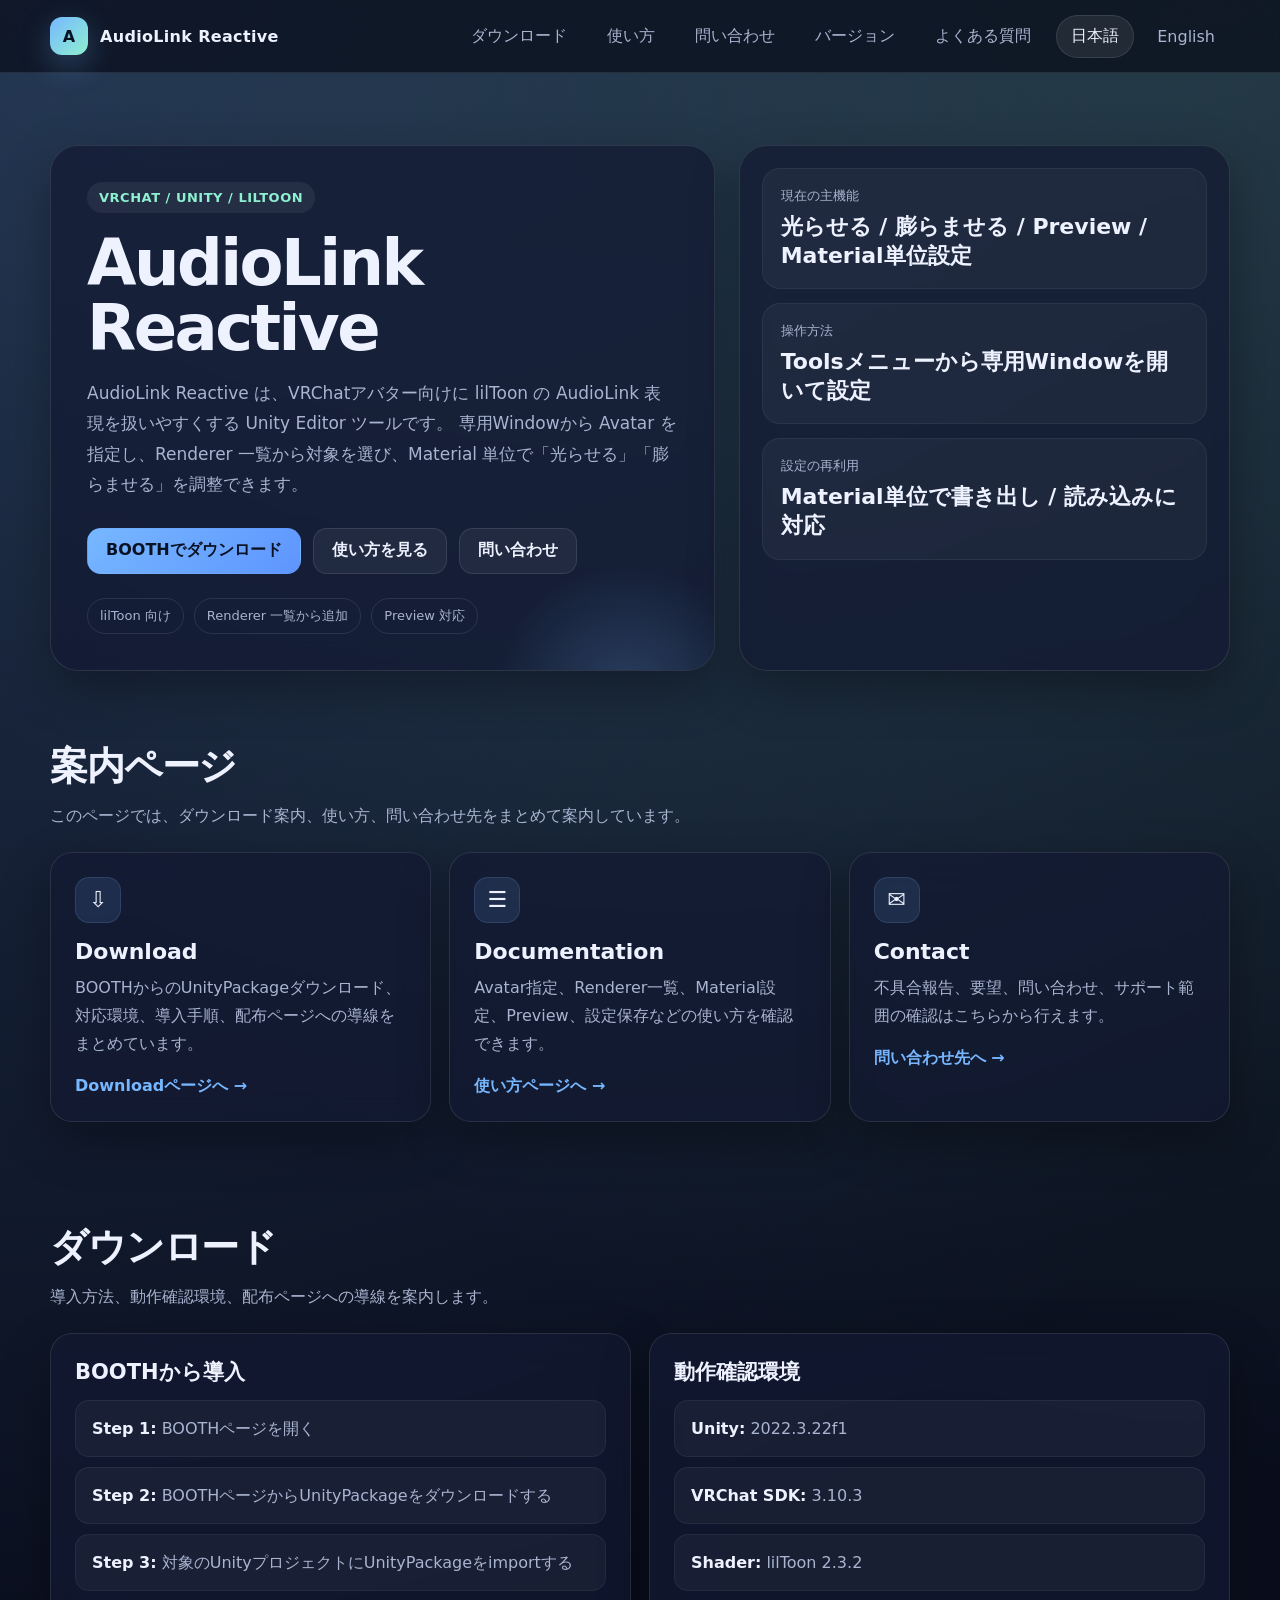
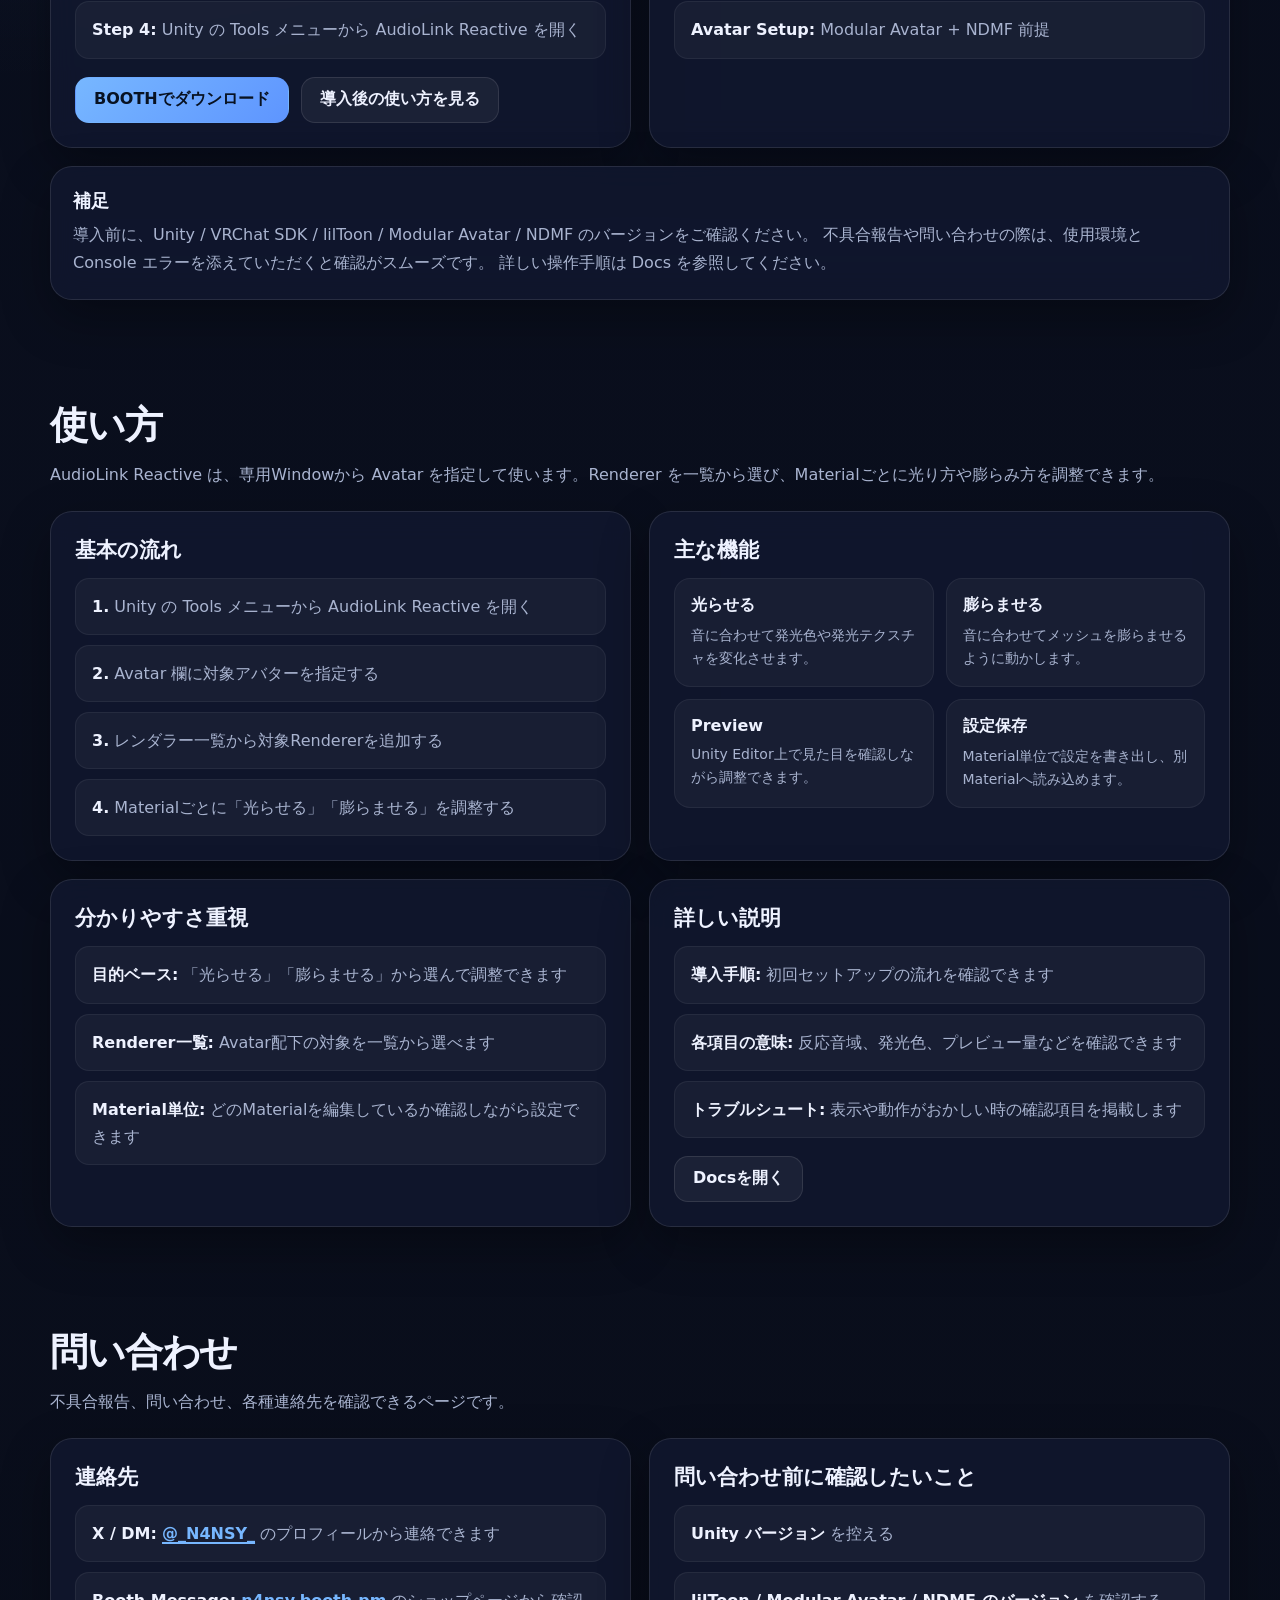
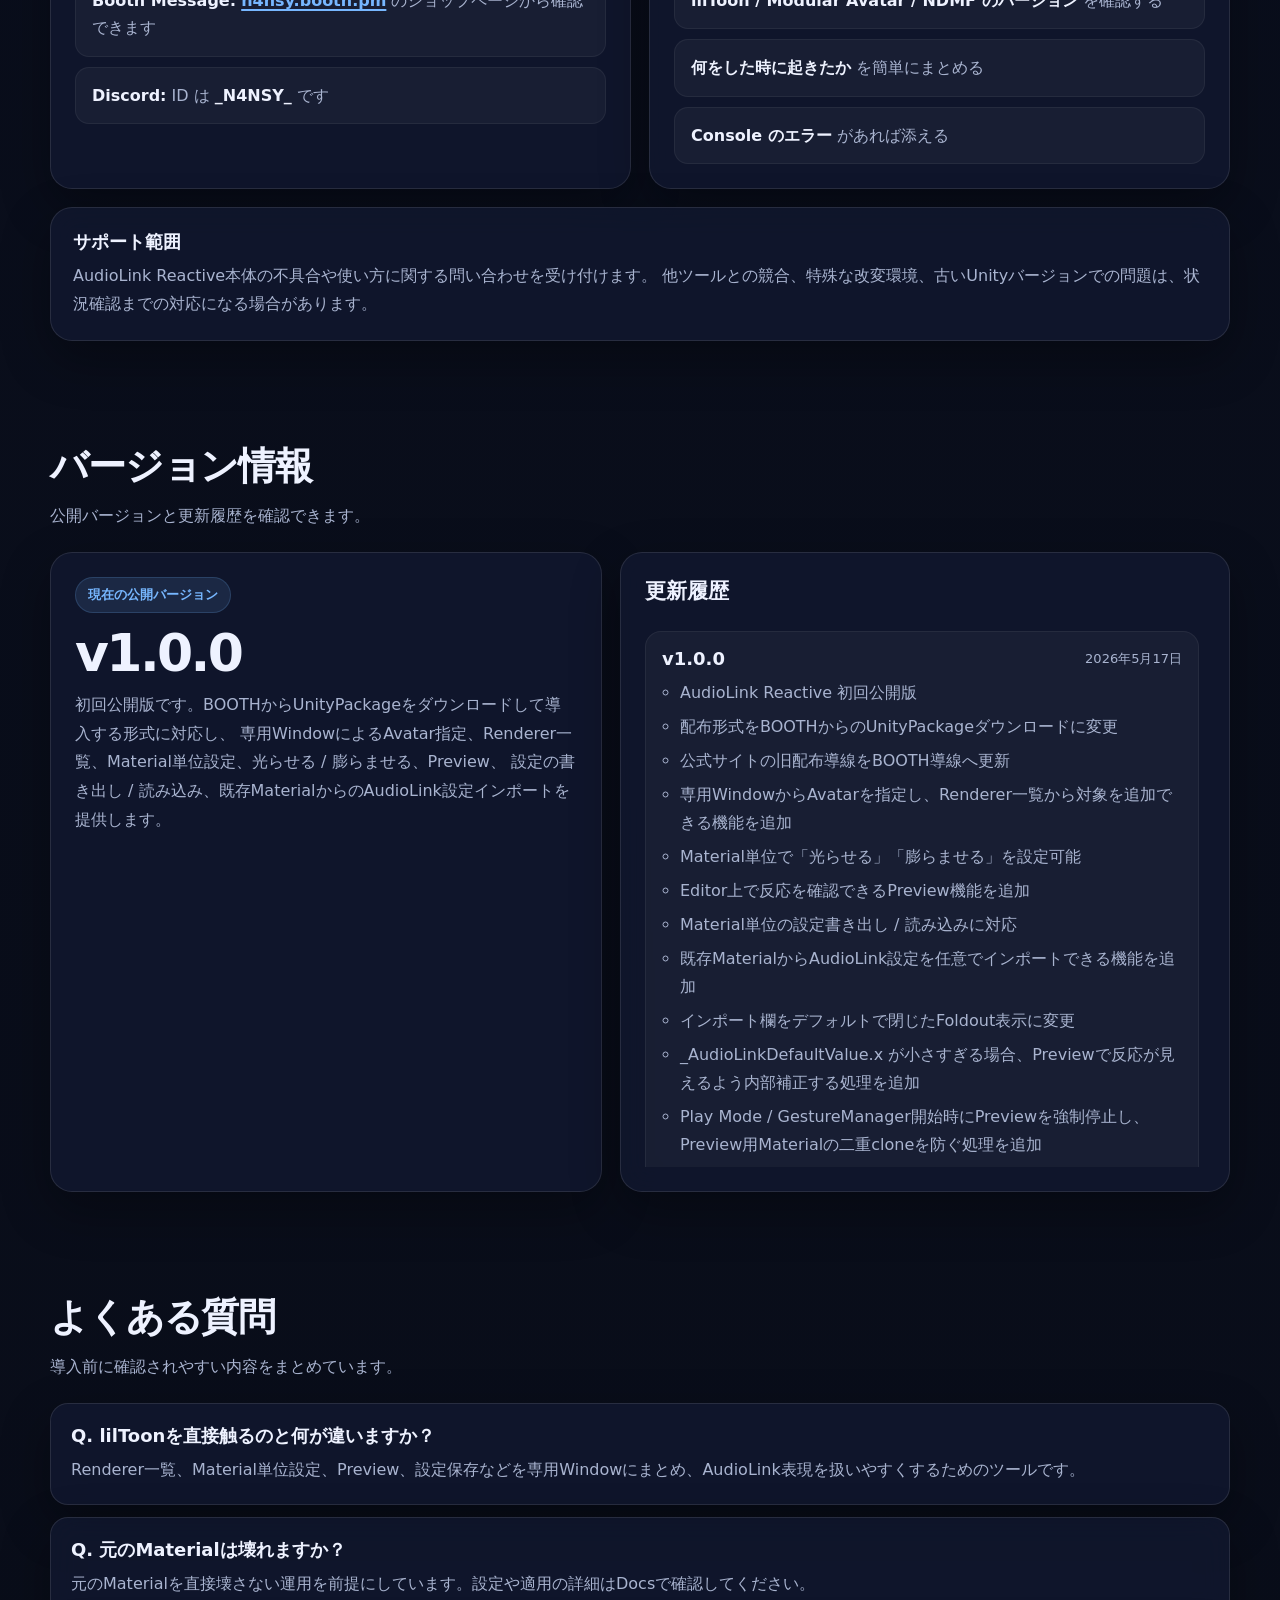
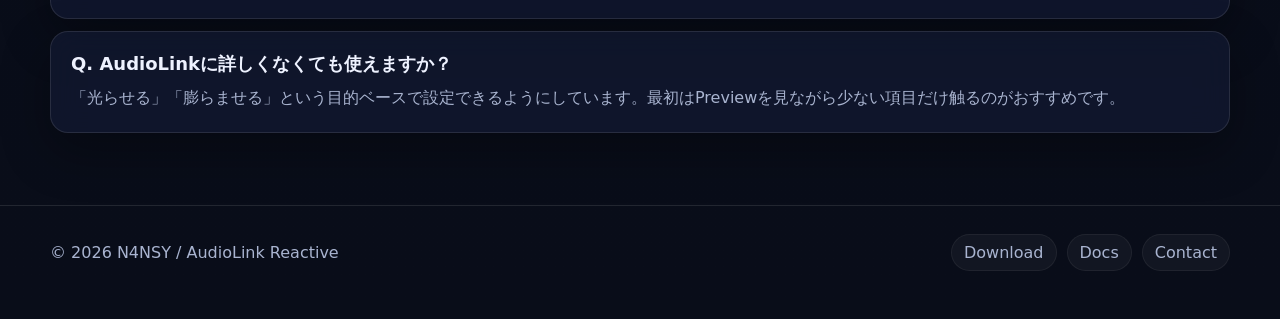
<file: index.html>
<!DOCTYPE html>
<html lang="ja">
<head>
  <meta charset="UTF-8" />
  <meta name="viewport" content="width=device-width, initial-scale=1.0" />
  <title>AudioLink Reactive | Portal</title>
  <link rel="icon" type="image/png" href="favicon.png" sizes="32x32" />
  <link rel="apple-touch-icon" href="apple-touch-icon.png" />
  <link rel="stylesheet" href="css/style.css" />
</head>
<body>
  <header class="nav">
    <div class="container nav-inner">
      <a class="brand" href="#top">
        <span class="brand-mark">A</span>
        <span>AudioLink Reactive</span>
      </a>
      <nav class="nav-links">
        <a href="download.html"><span data-lang="ja">ダウンロード</span><span data-lang="en">Download</span></a>
        <a href="docs.html"><span data-lang="ja">使い方</span><span data-lang="en">Docs</span></a>
        <a href="#contact"><span data-lang="ja">問い合わせ</span><span data-lang="en">Contact</span></a>
        <a href="#versions"><span data-lang="ja">バージョン</span><span data-lang="en">Versions</span></a>
        <a href="#faq"><span data-lang="ja">よくある質問</span><span data-lang="en">FAQ</span></a>
        <div class="lang-switch">
          <button class="lang-btn" type="button" data-set-lang="ja">日本語</button>
          <button class="lang-btn" type="button" data-set-lang="en">English</button>
        </div>
      </nav>
    </div>
  </header>

  <main id="top">
    <section class="hero">
      <div class="container hero-grid">
        <div class="hero-main">
          <span class="eyebrow">VRChat / Unity / lilToon</span>
          <h1>AudioLink Reactive</h1>
          <p class="lead" data-lang-block="ja">
            AudioLink Reactive は、VRChatアバター向けに lilToon の AudioLink 表現を扱いやすくする Unity Editor ツールです。
            専用Windowから Avatar を指定し、Renderer 一覧から対象を選び、Material 単位で「光らせる」「膨らませる」を調整できます。
          </p>
          <p class="lead" data-lang-block="en">
            AudioLink Reactive is a Unity Editor tool for VRChat avatars that makes lilToon AudioLink expressions easier to set up.
            Select an Avatar in the dedicated window, choose targets from the Renderer list, and adjust glow or inflate behavior per material.
          </p>
          <div class="hero-actions">
            <a class="btn primary" href="download.html"><span data-lang="ja">BOOTHでダウンロード</span><span data-lang="en">Download from BOOTH</span></a>
            <a class="btn secondary" href="docs.html"><span data-lang="ja">使い方を見る</span><span data-lang="en">Documentation</span></a>
            <a class="btn secondary" href="#contact"><span data-lang="ja">問い合わせ</span><span data-lang="en">Contact</span></a>
          </div>
          <div class="hero-meta">
            <span class="tag" data-lang-block="ja">lilToon 向け</span>
            <span class="tag" data-lang-block="en">Built for lilToon</span>
            <span class="tag" data-lang-block="ja">Renderer 一覧から追加</span>
            <span class="tag" data-lang-block="en">Renderer list workflow</span>
            <span class="tag" data-lang-block="ja">Preview 対応</span>
            <span class="tag" data-lang-block="en">Preview supported</span>
          </div>
        </div>

        <aside class="hero-side">
          <div class="stat">
            <div data-lang-block="ja">
              <small>現在の主機能</small>
              <strong>光らせる / 膨らませる / Preview / Material単位設定</strong>
            </div>
            <div data-lang-block="en">
              <small>Current core features</small>
              <strong>Glow / Inflate / Preview / Per-material settings</strong>
            </div>
          </div>
          <div class="stat">
            <div data-lang-block="ja">
              <small>操作方法</small>
              <strong>Toolsメニューから専用Windowを開いて設定</strong>
            </div>
            <div data-lang-block="en">
              <small>Workflow</small>
              <strong>Open the dedicated window from the Tools menu</strong>
            </div>
          </div>
          <div class="stat">
            <div data-lang-block="ja">
              <small>設定の再利用</small>
              <strong>Material単位で書き出し / 読み込みに対応</strong>
            </div>
            <div data-lang-block="en">
              <small>Reuse settings</small>
              <strong>Export and import settings per material</strong>
            </div>
          </div>
        </aside>
      </div>
    </section>

    <section class="section">
      <div class="container">
        <div class="section-header">
          <h2 data-lang-block="ja">案内ページ</h2>
          <h2 data-lang-block="en">Portal</h2>
          <p data-lang-block="ja">このページでは、ダウンロード案内、使い方、問い合わせ先をまとめて案内しています。</p>
          <p data-lang-block="en">This page provides a central entry point for downloads, documentation, and contact information.</p>
        </div>

        <div class="portal-grid">
          <a class="page-card" href="download.html">
            <div class="icon">⇩</div>
            <h3>Download</h3>
            <p data-lang-block="ja">BOOTHからのUnityPackageダウンロード、対応環境、導入手順、配布ページへの導線をまとめています。</p>
            <p data-lang-block="en">Entry point for BOOTH UnityPackage downloads, compatibility notes, installation steps, and distribution links.</p>
            <span class="linkline" data-lang-block="ja">Downloadページへ →</span>
            <span class="linkline" data-lang-block="en">Open Download Page →</span>
          </a>

          <a class="page-card" href="docs.html">
            <div class="icon">☰</div>
            <h3>Documentation</h3>
            <p data-lang-block="ja">Avatar指定、Renderer一覧、Material設定、Preview、設定保存などの使い方を確認できます。</p>
            <p data-lang-block="en">Learn how to use Avatar selection, Renderer list, material settings, Preview, and setting profiles.</p>
            <span class="linkline" data-lang-block="ja">使い方ページへ →</span>
            <span class="linkline" data-lang-block="en">Open Docs →</span>
          </a>

          <a class="page-card" href="#contact">
            <div class="icon">✉</div>
            <h3>Contact</h3>
            <p data-lang-block="ja">不具合報告、要望、問い合わせ、サポート範囲の確認はこちらから行えます。</p>
            <p data-lang-block="en">Use this section for bug reports, feature requests, support scope, and contact channels.</p>
            <span class="linkline" data-lang-block="ja">問い合わせ先へ →</span>
            <span class="linkline" data-lang-block="en">Open Contact →</span>
          </a>
        </div>
      </div>
    </section>

    <section class="section" id="download">
      <div class="container">
        <div class="section-header">
          <h2><span data-lang="ja">ダウンロード</span><span data-lang="en">Download</span></h2>
          <p data-lang-block="ja">導入方法、動作確認環境、配布ページへの導線を案内します。</p>
          <p data-lang-block="en">This section covers installation guidance, tested environment details, and links to the distribution page.</p>
        </div>

        <div class="split">
          <article class="card">
            <h3 data-lang-block="ja">BOOTHから導入</h3>
            <h3 data-lang-block="en">Install from BOOTH</h3>
            <ul class="timeline">
              <li data-lang-block="ja"><strong>Step 1:</strong> BOOTHページを開く</li>
              <li data-lang-block="en"><strong>Step 1:</strong> Open the BOOTH page</li>

              <li data-lang-block="ja"><strong>Step 2:</strong> BOOTHページからUnityPackageをダウンロードする</li>
              <li data-lang-block="en"><strong>Step 2:</strong> Download the UnityPackage from the BOOTH page</li>

              <li data-lang-block="ja"><strong>Step 3:</strong> 対象のUnityプロジェクトにUnityPackageをimportする</li>
              <li data-lang-block="en"><strong>Step 3:</strong> Import the UnityPackage into the target Unity project</li>

              <li data-lang-block="ja"><strong>Step 4:</strong> Unity の Tools メニューから AudioLink Reactive を開く</li>
              <li data-lang-block="en"><strong>Step 4:</strong> Open AudioLink Reactive from the Unity Tools menu</li>
            </ul>
            <div class="hero-actions" style="margin-top:18px;">
              <a class="btn primary" href="download.html" target="_blank" rel="noopener noreferrer"><span data-lang="ja">BOOTHでダウンロード</span><span data-lang="en">Download from BOOTH</span></a>
              <a class="btn secondary" href="docs.html"><span data-lang="ja">導入後の使い方を見る</span><span data-lang="en">Setup Guide</span></a>
            </div>
          </article>

          <article class="card">
            <h3 data-lang-block="ja">動作確認環境</h3>
            <h3 data-lang-block="en">Tested Environment</h3>
            <ul class="checklist">
              <li data-lang-block="ja"><strong>Unity:</strong> 2022.3.22f1</li>
              <li data-lang-block="en"><strong>Unity:</strong> 2022.3.22f1</li>

              <li data-lang-block="ja"><strong>VRChat SDK:</strong> 3.10.3</li>
              <li data-lang-block="en"><strong>VRChat SDK:</strong> 3.10.3</li>

              <li data-lang-block="ja"><strong>Shader:</strong> lilToon 2.3.2</li>
              <li data-lang-block="en"><strong>Shader:</strong> lilToon 2.3.2</li>

              <li data-lang-block="ja"><strong>Avatar Setup:</strong> Modular Avatar + NDMF 前提</li>
              <li data-lang-block="en"><strong>Avatar Setup:</strong> Built around Modular Avatar + NDMF</li>

            </ul>
          </article>
        </div>

        <div class="notice">
          <strong data-lang-block="ja">補足</strong>
          <strong data-lang-block="en">Notes</strong>
          <p data-lang-block="ja">
            導入前に、Unity / VRChat SDK / lilToon / Modular Avatar / NDMF のバージョンをご確認ください。
            不具合報告や問い合わせの際は、使用環境と Console エラーを添えていただくと確認がスムーズです。
            詳しい操作手順は Docs を参照してください。
          </p>
          <p data-lang-block="en">
            Before installation, please check your Unity, VRChat SDK, lilToon, Modular Avatar, and NDMF versions.
            When reporting issues, including your environment and Console errors will make troubleshooting easier.
            See Docs for detailed usage instructions.
          </p>
        </div>
      </div>
    </section>

    <section class="section" id="docs">
      <div class="container">
        <div class="section-header">
          <h2><span data-lang="ja">使い方</span><span data-lang="en">Documentation</span></h2>
          <p data-lang-block="ja">AudioLink Reactive は、専用Windowから Avatar を指定して使います。Renderer を一覧から選び、Materialごとに光り方や膨らみ方を調整できます。</p>
          <p data-lang-block="en">AudioLink Reactive is configured from a dedicated window. Select an Avatar, choose renderers from the list, and adjust glow or inflate behavior per material.</p>
        </div>

        <div class="docs-grid">
          <article class="card">
            <h3 data-lang-block="ja">基本の流れ</h3>
            <h3 data-lang-block="en">Basic Flow</h3>
            <ul class="feature-list">
              <li data-lang-block="ja"><strong>1.</strong> Unity の Tools メニューから AudioLink Reactive を開く</li>
              <li data-lang-block="en"><strong>1.</strong> Open AudioLink Reactive from the Unity Tools menu</li>

              <li data-lang-block="ja"><strong>2.</strong> Avatar 欄に対象アバターを指定する</li>
              <li data-lang-block="en"><strong>2.</strong> Assign the target avatar in the Avatar field</li>

              <li data-lang-block="ja"><strong>3.</strong> レンダラー一覧から対象Rendererを追加する</li>
              <li data-lang-block="en"><strong>3.</strong> Add target renderers from the Renderer list</li>

              <li data-lang-block="ja"><strong>4.</strong> Materialごとに「光らせる」「膨らませる」を調整する</li>
              <li data-lang-block="en"><strong>4.</strong> Adjust Glow or Inflate settings per material</li>
            </ul>
          </article>

          <article class="card">
            <h3 data-lang-block="ja">主な機能</h3>
            <h3 data-lang-block="en">Main Features</h3>
            <div class="mini-grid">
              <div class="mini-card">
                <strong><span data-lang="ja">光らせる</span><span data-lang="en">Glow</span></strong>
                <p data-lang-block="ja">音に合わせて発光色や発光テクスチャを変化させます。</p>
                <p data-lang-block="en">Changes emission color and texture behavior based on audio.</p>
              </div>

              <div class="mini-card">
                <strong><span data-lang="ja">膨らませる</span><span data-lang="en">Inflate</span></strong>
                <p data-lang-block="ja">音に合わせてメッシュを膨らませるように動かします。</p>
                <p data-lang-block="en">Moves the mesh as if it inflates in response to audio.</p>
              </div>

              <div class="mini-card">
                <strong>Preview</strong>
                <p data-lang-block="ja">Unity Editor上で見た目を確認しながら調整できます。</p>
                <p data-lang-block="en">Preview the effect directly in the Unity Editor while adjusting values.</p>
              </div>

              <div class="mini-card">
                <strong><span data-lang="ja">設定保存</span><span data-lang="en">Profiles</span></strong>
                <p data-lang-block="ja">Material単位で設定を書き出し、別Materialへ読み込めます。</p>
                <p data-lang-block="en">Export settings per material and import them into another material.</p>
              </div>
            </div>
          </article>
        </div>

        <div class="split" style="margin-top:18px;">
          <article class="card">
            <h3 data-lang-block="ja">分かりやすさ重視</h3>
            <h3 data-lang-block="en">Designed to be approachable</h3>
            <ul class="checklist">
              <li data-lang-block="ja"><strong>目的ベース:</strong> 「光らせる」「膨らませる」から選んで調整できます</li>
              <li data-lang-block="en"><strong>Goal-based UI:</strong> Choose Glow or Inflate instead of searching through shader fields</li>

              <li data-lang-block="ja"><strong>Renderer一覧:</strong> Avatar配下の対象を一覧から選べます</li>
              <li data-lang-block="en"><strong>Renderer list:</strong> Select targets from renderers under the Avatar</li>

              <li data-lang-block="ja"><strong>Material単位:</strong> どのMaterialを編集しているか確認しながら設定できます</li>
              <li data-lang-block="en"><strong>Per-material:</strong> Configure settings while checking which material is being edited</li>
            </ul>
          </article>

          <article class="card">
            <h3 data-lang-block="ja">詳しい説明</h3>
            <h3 data-lang-block="en">Detailed Guide</h3>
            <ul class="checklist">
              <li data-lang-block="ja"><strong>導入手順:</strong> 初回セットアップの流れを確認できます</li>
              <li data-lang-block="en"><strong>Setup:</strong> Check the first-time setup flow</li>

              <li data-lang-block="ja"><strong>各項目の意味:</strong> 反応音域、発光色、プレビュー量などを確認できます</li>
              <li data-lang-block="en"><strong>Fields:</strong> Learn what reaction band, emission color, preview amount, and other fields mean</li>

              <li data-lang-block="ja"><strong>トラブルシュート:</strong> 表示や動作がおかしい時の確認項目を掲載します</li>
              <li data-lang-block="en"><strong>Troubleshooting:</strong> Check common points when display or behavior looks wrong</li>
            </ul>
            <div class="hero-actions" style="margin-top:18px;">
              <a class="btn secondary" href="docs.html"><span data-lang="ja">Docsを開く</span><span data-lang="en">Open Docs</span></a>
            </div>
          </article>
        </div>
      </div>
    </section>

    <section class="section" id="contact">
      <div class="container">
        <div class="section-header">
          <h2><span data-lang="ja">問い合わせ</span><span data-lang="en">Contact</span></h2>
          <p data-lang-block="ja">不具合報告、問い合わせ、各種連絡先を確認できるページです。</p>
          <p data-lang-block="en">This section provides contact details for bug reports, questions, and general support.</p>
        </div>

        <div class="split">
          <article class="card">
            <h3 data-lang-block="ja">連絡先</h3>
            <h3 data-lang-block="en">Contact Channels</h3>
            <ul class="contact-list">
              <li data-lang-block="ja"><strong>X / DM:</strong> <a href="https://x.com/_N4NSY_" target="_blank" rel="noopener noreferrer">@_N4NSY_</a> のプロフィールから連絡できます</li>
              <li data-lang-block="en"><strong>X / DM:</strong> Contact via the <a href="https://x.com/_N4NSY_" target="_blank" rel="noopener noreferrer">@_N4NSY_</a> profile</li>

              <li data-lang-block="ja"><strong>Booth Message:</strong> <a href="https://n4nsy.booth.pm/" target="_blank" rel="noopener noreferrer">n4nsy.booth.pm</a> のショップページから確認できます</li>
              <li data-lang-block="en"><strong>Booth Message:</strong> Available from the <a href="https://n4nsy.booth.pm/" target="_blank" rel="noopener noreferrer">n4nsy.booth.pm</a> shop page</li>

              <li data-lang-block="ja"><strong>Discord:</strong> ID は <strong>_N4NSY_</strong> です</li>
              <li data-lang-block="en"><strong>Discord:</strong> The ID is <strong>_N4NSY_</strong></li>
            </ul>
          </article>

          <article class="card">
            <h3 data-lang-block="ja">問い合わせ前に確認したいこと</h3>
            <h3 data-lang-block="en">Before Contacting</h3>
            <ul class="checklist">
              <li data-lang-block="ja"><strong>Unity バージョン</strong> を控える</li>
              <li data-lang-block="en"><strong>Unity version:</strong> Note it down first</li>

              <li data-lang-block="ja"><strong>lilToon / Modular Avatar / NDMF のバージョン</strong> を確認する</li>
              <li data-lang-block="en"><strong>lilToon / Modular Avatar / NDMF versions:</strong> Check them in advance</li>

              <li data-lang-block="ja"><strong>何をした時に起きたか</strong> を簡単にまとめる</li>
              <li data-lang-block="en"><strong>What happened and when:</strong> Summarize it briefly</li>

              <li data-lang-block="ja"><strong>Console のエラー</strong> があれば添える</li>
              <li data-lang-block="en"><strong>Console errors:</strong> Include them if available</li>
            </ul>
          </article>
        </div>

        <div class="notice">
          <strong data-lang-block="ja">サポート範囲</strong>
          <strong data-lang-block="en">Support Scope</strong>
          <p data-lang-block="ja">
            AudioLink Reactive本体の不具合や使い方に関する問い合わせを受け付けます。
            他ツールとの競合、特殊な改変環境、古いUnityバージョンでの問題は、状況確認までの対応になる場合があります。
          </p>
          <p data-lang-block="en">
            Support is available for AudioLink Reactive issues and usage questions.
            Compatibility with other tools, heavily customized environments, or older Unity versions may be handled on a best-effort basis.
          </p>
        </div>
      </div>
    </section>

    <section class="section" id="versions">
      <div class="container">
        <div class="section-header">
          <h2><span data-lang="ja">バージョン情報</span><span data-lang="en">Version Info</span></h2>
          <p data-lang-block="ja">公開バージョンと更新履歴を確認できます。</p>
          <p data-lang-block="en">Check the public version and release history.</p>
        </div>

        <div class="version-grid">
          <article class="card version-current">
            <div>
              <span class="version-badge">
                <span data-lang="ja">現在の公開バージョン</span>
                <span data-lang="en">Current Public Version</span>
              </span>
              <p class="big-version">v1.0.0</p>
            </div>
            <p class="version-note" data-lang-block="ja">
              初回公開版です。BOOTHからUnityPackageをダウンロードして導入する形式に対応し、
              専用WindowによるAvatar指定、Renderer一覧、Material単位設定、光らせる / 膨らませる、Preview、
              設定の書き出し / 読み込み、既存MaterialからのAudioLink設定インポートを提供します。
            </p>
            <p class="version-note" data-lang-block="en">
              Initial public release. It supports UnityPackage distribution through BOOTH and includes Avatar setup,
              Renderer list workflow, per-material settings, Glow / Inflate, Preview, setting export / import,
              and importing AudioLink settings from existing materials.
            </p>
          </article>

          <article class="card changelog-card">
            <h3 data-lang-block="ja">更新履歴</h3>
            <h3 data-lang-block="en">Changelog</h3>

            <div class="changelog-scroll">
              <ul class="changelog-list">
                <li class="changelog-item">
                  <div class="changelog-head">
                    <strong>v1.0.0</strong>
                    <span class="changelog-date">
                      <span data-lang="ja">2026年5月17日</span>
                      <span data-lang="en">May 17, 2026</span>
                    </span>
                  </div>
                  <ul data-lang-block="ja">
                    <li>AudioLink Reactive 初回公開版</li>
                    <li>配布形式をBOOTHからのUnityPackageダウンロードに変更</li>
                    <li>公式サイトの旧配布導線をBOOTH導線へ更新</li>
                    <li>専用WindowからAvatarを指定し、Renderer一覧から対象を追加できる機能を追加</li>
                    <li>Material単位で「光らせる」「膨らませる」を設定可能</li>
                    <li>Editor上で反応を確認できるPreview機能を追加</li>
                    <li>Material単位の設定書き出し / 読み込みに対応</li>
                    <li>既存MaterialからAudioLink設定を任意でインポートできる機能を追加</li>
                    <li>インポート欄をデフォルトで閉じたFoldout表示に変更</li>
                    <li>_AudioLinkDefaultValue.x が小さすぎる場合、Previewで反応が見えるよう内部補正する処理を追加</li>
                    <li>Play Mode / GestureManager開始時にPreviewを強制停止し、Preview用Materialの二重cloneを防ぐ処理を追加</li>
                    <li>Preview用Materialを一時cloneとして扱い、終了時に破棄して元Materialへ復元する処理を整理</li>
                    <li>Preview処理とMaterialインポート処理の責務を分離し、元Materialや読み込み元Materialを直接変更しない方針に整理</li>
                  </ul>
                  <ul data-lang-block="en">
                    <li>Initial public release of AudioLink Reactive</li>
                    <li>Changed distribution to UnityPackage downloads from BOOTH</li>
                    <li>Updated the official site from the previous installation guidance to the BOOTH download flow</li>
                    <li>Added Avatar setup through the dedicated window and target registration from the Renderer list</li>
                    <li>Added per-material Glow and Inflate settings</li>
                    <li>Added Preview for checking reactions in the Unity Editor</li>
                    <li>Added per-material setting export and import</li>
                    <li>Added optional import of AudioLink settings from existing materials</li>
                    <li>Changed the import area to a collapsed Foldout by default</li>
                    <li>Added internal correction when _AudioLinkDefaultValue.x is too small so Preview remains visible</li>
                    <li>Added Preview shutdown before Play Mode / GestureManager starts to prevent duplicate Preview material clones</li>
                    <li>Organized Preview materials as temporary clones that are destroyed on exit and restored to the original materials</li>
                    <li>Separated Preview and material import responsibilities so original and source materials are not modified directly</li>
                  </ul>
                </li>

                <li class="changelog-item">
  <div class="changelog-head">
    <strong>v0.6.1</strong>
    <span class="changelog-date">
      <span data-lang="ja">開発版</span>
      <span data-lang="en">Development</span>
    </span>
  </div>
  <ul data-lang-block="ja">
    <li>UnityPackage配布に向けた依存関係の見直しを開始</li>
    <li>VRCSDKの自動更新を促さない構成を検討</li>
    <li>AudioLink未導入時の依存追加方針を整理</li>
    <li>Downloadページと配布導線の準備を追加</li>
    <li>更新履歴カードを内部スクロール表示に変更</li>
  </ul>
  <ul data-lang-block="en">
    <li>Started reviewing dependencies for UnityPackage distribution</li>
    <li>Reviewed a setup that does not force VRCSDK updates</li>
    <li>Organized the dependency policy for projects without AudioLink</li>
    <li>Added preparation for the Download page and distribution flow</li>
    <li>Changed the changelog card to use internal scrolling</li>
  </ul>
</li>

                <li class="changelog-item">
                  <div class="changelog-head">
                    <strong>v0.6.0</strong>
                    <span class="changelog-date">
                      <span data-lang="ja">開発版</span>
                      <span data-lang="en">Development</span>
                    </span>
                  </div>
                  <ul data-lang-block="ja">
                    <li>Packages配置での動作確認を進行</li>
                    <li>AudioLinkReactiveController をAvatar階層外のSettings Objectで管理する方式に変更</li>
                    <li>VRC SDKのAuto Fix対象にならないよう、Avatar階層内にALRControllerを残さない構成へ調整</li>
                    <li>1Avatarにつき1Settingsを維持しつつ、未使用Settingsを整理できる仕組みを追加</li>
                    <li>Preview ONのままWindowを閉じた際にPreview用Materialが残る問題を修正</li>
                    <li>Build / Upload後にMaterialがMissingになる問題への対策を追加</li>
                    <li>Window内ボタンの幅挙動とアップロード反映チェックボックスの表示崩れを修正</li>
                  </ul>
                  <ul data-lang-block="en">
                    <li>Continued testing with Packages-based placement</li>
                    <li>Changed AudioLinkReactiveController management to use Settings Objects outside the Avatar hierarchy</li>
                    <li>Adjusted the structure so ALRController does not remain inside the Avatar hierarchy and does not trigger VRC SDK Auto Fix</li>
                    <li>Added unused Settings cleanup while keeping one Settings object per Avatar</li>
                    <li>Fixed an issue where Preview materials remained after closing the window with Preview enabled</li>
                    <li>Added fixes for Material references becoming Missing after Build / Upload</li>
                    <li>Fixed inconsistent button width behavior and upload reflection checkbox layout issues in the Window</li>
                  </ul>
                </li>

                <li class="changelog-item">
                  <div class="changelog-head">
                    <strong>v0.5.0</strong>
                    <span class="changelog-date">
                      <span data-lang="ja">開発版</span>
                      <span data-lang="en">Development</span>
                    </span>
                  </div>
                  <ul data-lang-block="ja">
                    <li>専用EditorWindow中心の操作へ移行</li>
                    <li>Avatar欄指定による自動セットアップを追加</li>
                    <li>レンダラー一覧から対象Rendererを選択・追加できるUIを追加</li>
                    <li>Hierarchy選択とレンダラー一覧の連動表示を追加</li>
                    <li>ToolsメニューからAudioLink Reactiveを開けるように変更</li>
                  </ul>
                  <ul data-lang-block="en">
                    <li>Moved the workflow to a dedicated EditorWindow</li>
                    <li>Added automatic setup from the Avatar field</li>
                    <li>Added a UI for selecting and adding target renderers from the Renderer list</li>
                    <li>Added linked selection display between the Hierarchy and Renderer list</li>
                    <li>Changed the entry point to open AudioLink Reactive from the Tools menu</li>
                  </ul>
                </li>

                <li class="changelog-item">
                  <div class="changelog-head">
                    <strong>v0.4.0</strong>
                    <span class="changelog-date">
                      <span data-lang="ja">開発版</span>
                      <span data-lang="en">Development</span>
                    </span>
                  </div>
                  <ul data-lang-block="ja">
                    <li>Material単位の設定管理を整理</li>
                    <li>対象Materialカードの表示を「Renderer名 / Material名」形式に変更</li>
                    <li>内部識別用の_ALReactive_Slot表記をUI上から非表示化</li>
                    <li>設定の書き出し / 読み込みをMaterial単位で扱う方針に変更</li>
                    <li>カード内の重複表示を削減し、UIを簡略化</li>
                  </ul>
                  <ul data-lang-block="en">
                    <li>Improved per-material setting management</li>
                    <li>Changed target material card titles to the “Renderer name / Material name” format</li>
                    <li>Hidden internal _ALReactive_Slot suffixes from the UI</li>
                    <li>Changed export / import behavior to work per material</li>
                    <li>Reduced duplicated information inside material cards</li>
                  </ul>
                </li>

                <li class="changelog-item">
                  <div class="changelog-head">
                    <strong>v0.3.0</strong>
                    <span class="changelog-date">
                      <span data-lang="ja">開発版</span>
                      <span data-lang="en">Development</span>
                    </span>
                  </div>
                  <ul data-lang-block="ja">
                    <li>「発光テクスチャ」「頂点」中心のUIを整理</li>
                    <li>UI表記を「光らせる」「膨らませる」の目的ベースに変更</li>
                    <li>「帯域」を「反応音域」に変更</li>
                    <li>発光設定内の不要なマスク詳細表示を削減</li>
                    <li>点滅、グラデーション、視差、蛍光などを詳細設定として整理</li>
                  </ul>
                  <ul data-lang-block="en">
                    <li>Refined the UI around Emission Texture and Vertex features</li>
                    <li>Changed UI wording to goal-based labels: Glow and Inflate</li>
                    <li>Renamed Band to Reaction Band</li>
                    <li>Reduced unnecessary mask-related details in glow settings</li>
                    <li>Organized blink, gradient, parallax, and fluorescence as advanced settings</li>
                  </ul>
                </li>

                <li class="changelog-item">
                  <div class="changelog-head">
                    <strong>v0.2.0</strong>
                    <span class="changelog-date">
                      <span data-lang="ja">開発版</span>
                      <span data-lang="en">Development</span>
                    </span>
                  </div>
                  <ul data-lang-block="ja">
                    <li>Preview機能を追加</li>
                    <li>プレビュー量による反応確認に対応</li>
                    <li>Play Mode復帰後の表示更新に対応するため、更新操作を追加</li>
                    <li>発光側と頂点側でPreview挙動を揃える方針に変更</li>
                  </ul>
                  <ul data-lang-block="en">
                    <li>Added Preview functionality</li>
                    <li>Added Preview Amount for checking reactions</li>
                    <li>Added refresh behavior for window state after returning from Play Mode</li>
                    <li>Aligned Preview behavior between Glow and Inflate workflows</li>
                  </ul>
                </li>

                <li class="changelog-item">
                  <div class="changelog-head">
                    <strong>v0.1.0</strong>
                    <span class="changelog-date">
                      <span data-lang="ja">開発版</span>
                      <span data-lang="en">Development</span>
                    </span>
                  </div>
                  <ul data-lang-block="ja">
                    <li>AudioLink Reactive の初期開発版</li>
                    <li>lilToonのAudioLink設定を扱う基本構想を作成</li>
                    <li>Renderer / Materialを対象にした非破壊的な設定管理を検討開始</li>
                    <li>発光と頂点リアクティブを中心とした基本機能の実装を開始</li>
                  </ul>
                  <ul data-lang-block="en">
                    <li>Initial development version of AudioLink Reactive</li>
                    <li>Created the basic concept for managing lilToon AudioLink settings</li>
                    <li>Started designing non-destructive setting management for Renderer / Material targets</li>
                    <li>Started implementing core features around glow and vertex reactive behavior</li>
                  </ul>
                </li>
              </ul>
            </div>
          </article>
        </div>
      </div>
    </section>

    <section class="section" id="faq">
      <div class="container">
        <div class="section-header">
          <h2><span data-lang="ja">よくある質問</span><span data-lang="en">FAQ</span></h2>
          <p data-lang-block="ja">導入前に確認されやすい内容をまとめています。</p>
          <p data-lang-block="en">Common questions before installing or using the tool.</p>
        </div>

        <div class="faq">
          <article class="faq-item">
            <h3 data-lang-block="ja">Q. lilToonを直接触るのと何が違いますか？</h3>
            <h3 data-lang-block="en">Q. How is this different from editing lilToon directly?</h3>
            <p data-lang-block="ja">Renderer一覧、Material単位設定、Preview、設定保存などを専用Windowにまとめ、AudioLink表現を扱いやすくするためのツールです。</p>
            <p data-lang-block="en">It brings Renderer selection, per-material settings, Preview, and setting profiles into one dedicated window for easier AudioLink setup.</p>
          </article>

          <article class="faq-item">
            <h3 data-lang-block="ja">Q. 元のMaterialは壊れますか？</h3>
            <h3 data-lang-block="en">Q. Will it damage the original material?</h3>
            <p data-lang-block="ja">元のMaterialを直接壊さない運用を前提にしています。設定や適用の詳細はDocsで確認してください。</p>
            <p data-lang-block="en">The workflow is designed around avoiding direct damage to the original material. See Docs for details.</p>
          </article>

          <article class="faq-item">
            <h3 data-lang-block="ja">Q. AudioLinkに詳しくなくても使えますか？</h3>
            <h3 data-lang-block="en">Q. Can I use it without knowing AudioLink deeply?</h3>
            <p data-lang-block="ja">「光らせる」「膨らませる」という目的ベースで設定できるようにしています。最初はPreviewを見ながら少ない項目だけ触るのがおすすめです。</p>
            <p data-lang-block="en">The UI is organized around goals like Glow and Inflate. Starting with a few fields while checking Preview is recommended.</p>
          </article>
        </div>
      </div>
    </section>
  </main>

  <footer>
    <div class="container footer-inner">
      <span>© 2026 N4NSY / AudioLink Reactive</span>
      <div class="footer-links">
        <a href="download.html">Download</a>
        <a href="docs.html">Docs</a>
        <a href="#contact">Contact</a>
      </div>
    </div>
  </footer>

  <script>
    const root = document.documentElement;
    const savedLang = localStorage.getItem("alr-lang") || "ja";

    function setLang(lang) {
      root.setAttribute("data-current-lang", lang);
      localStorage.setItem("alr-lang", lang);
      document.querySelectorAll("[data-set-lang]").forEach((button) => {
        button.classList.toggle("active", button.dataset.setLang === lang);
      });
    }

    document.querySelectorAll("[data-set-lang]").forEach((button) => {
      button.addEventListener("click", () => setLang(button.dataset.setLang));
    });

    setLang(savedLang);
  </script>
</body>
</html>
</file>
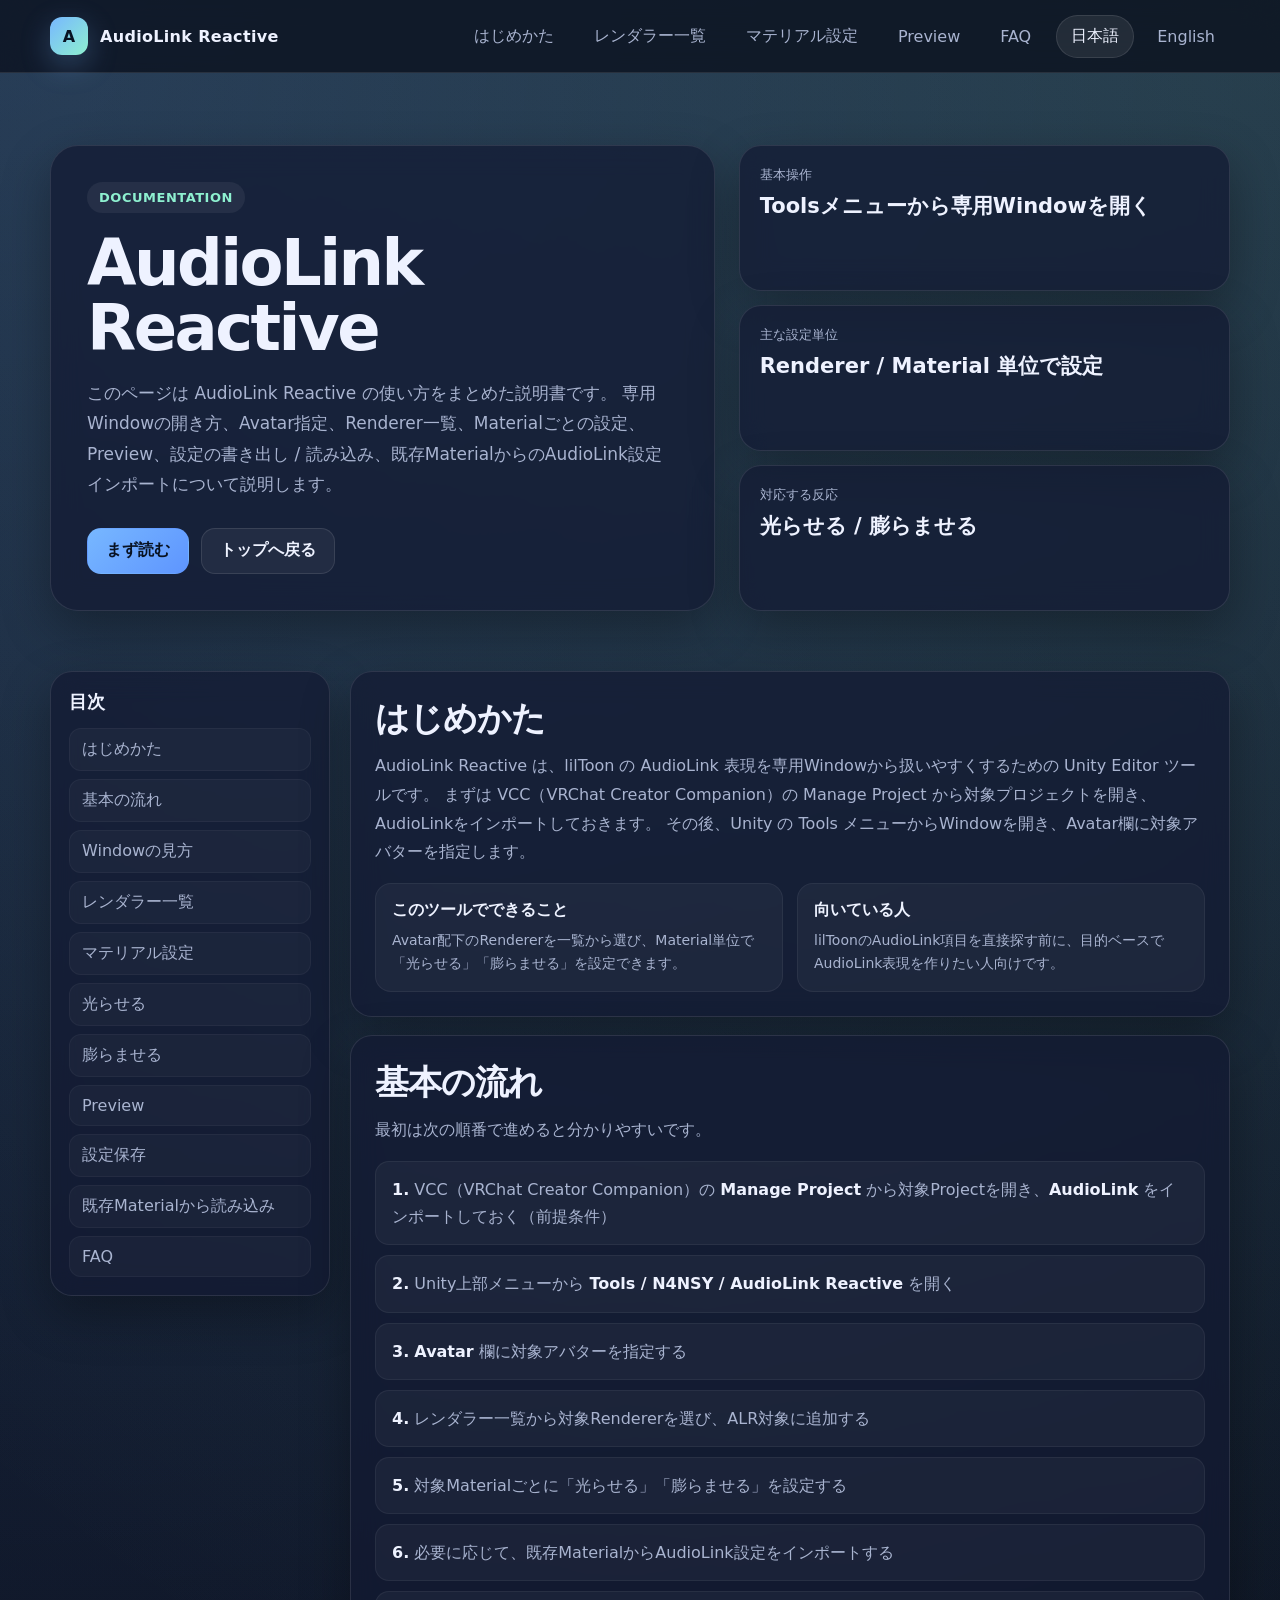
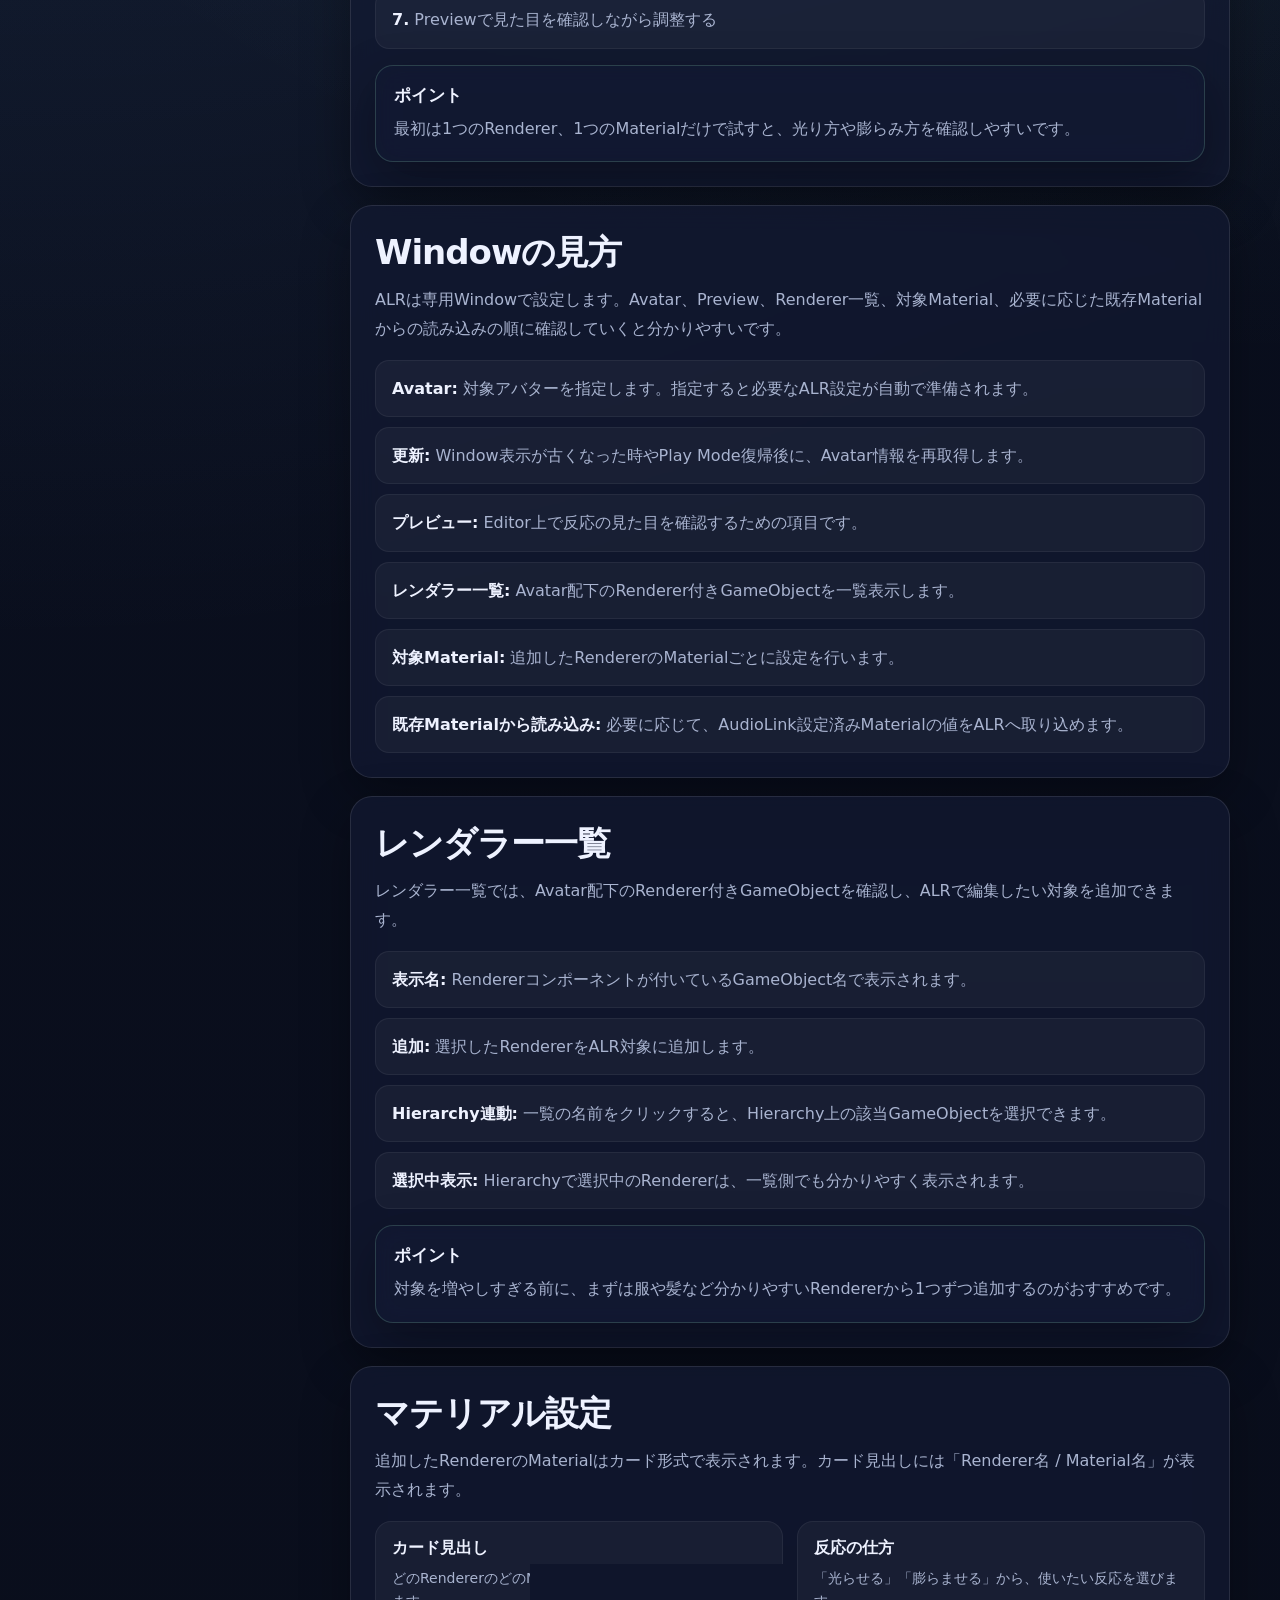
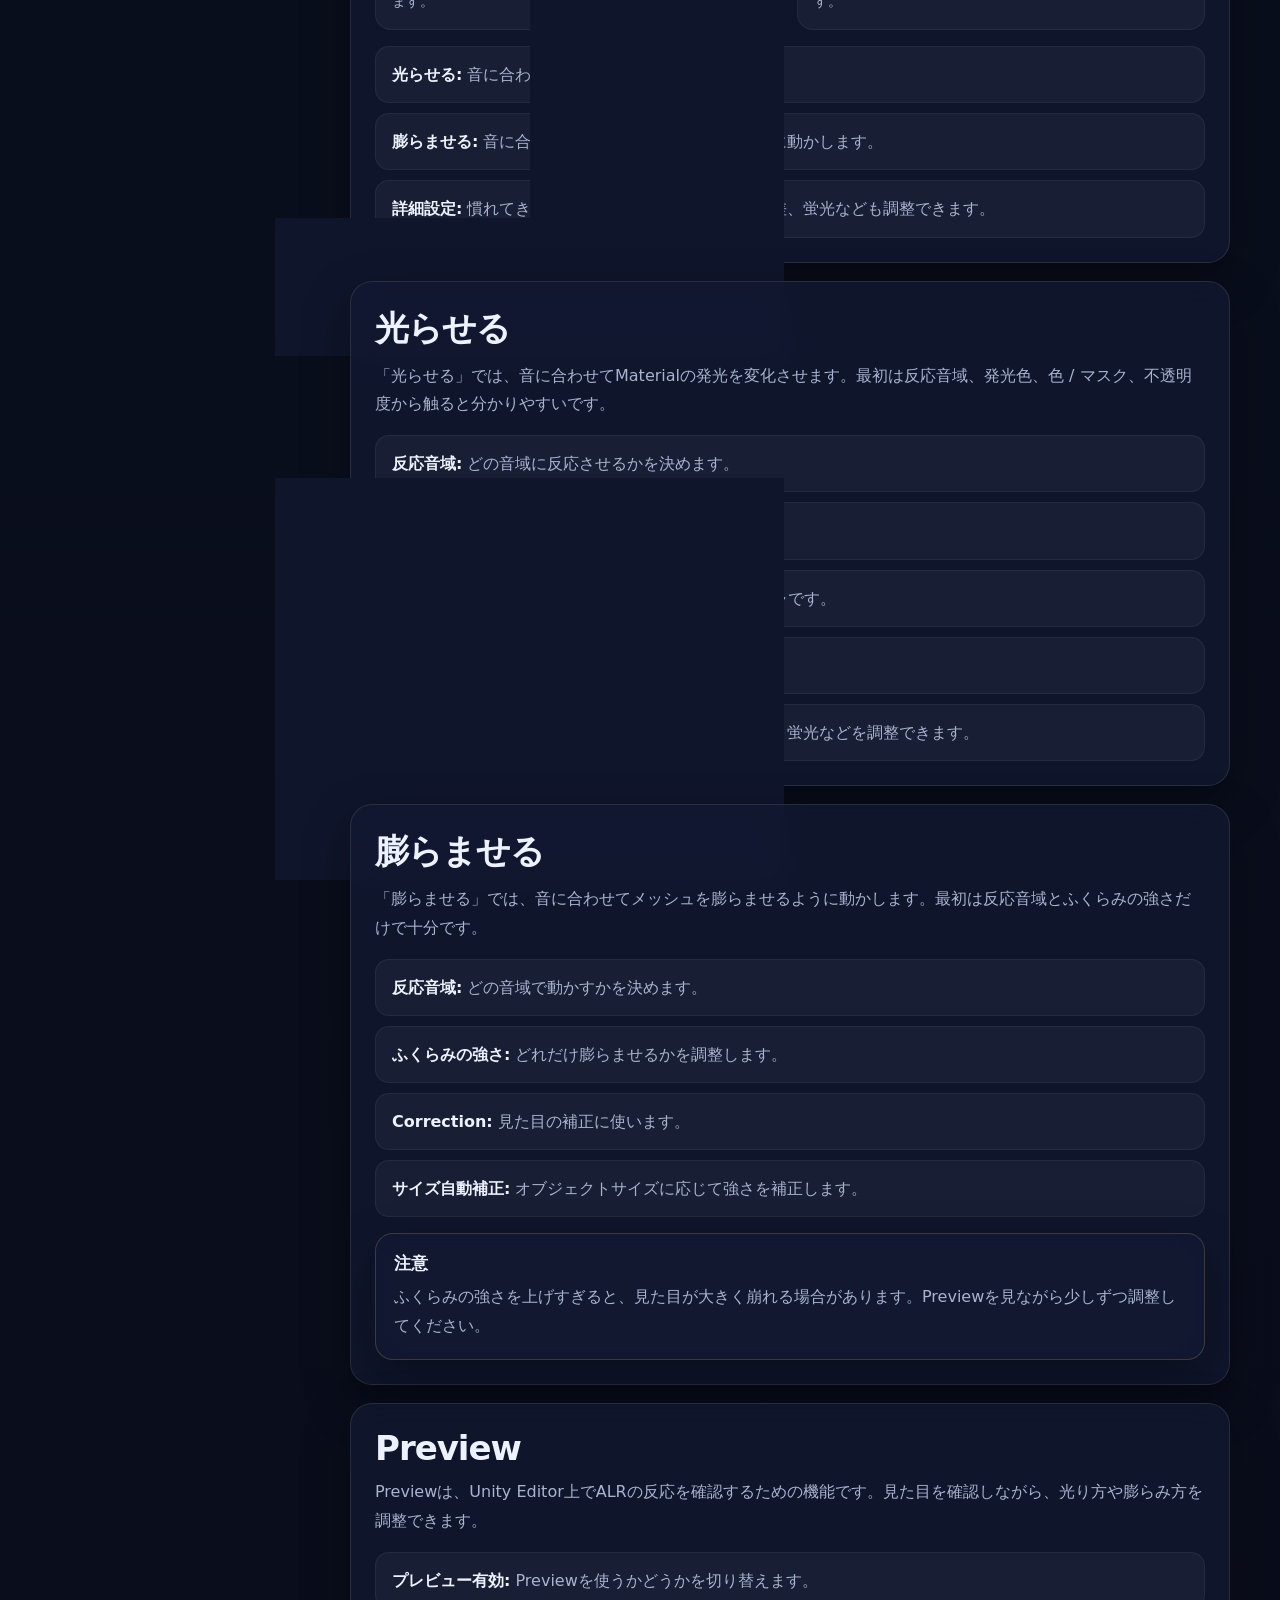
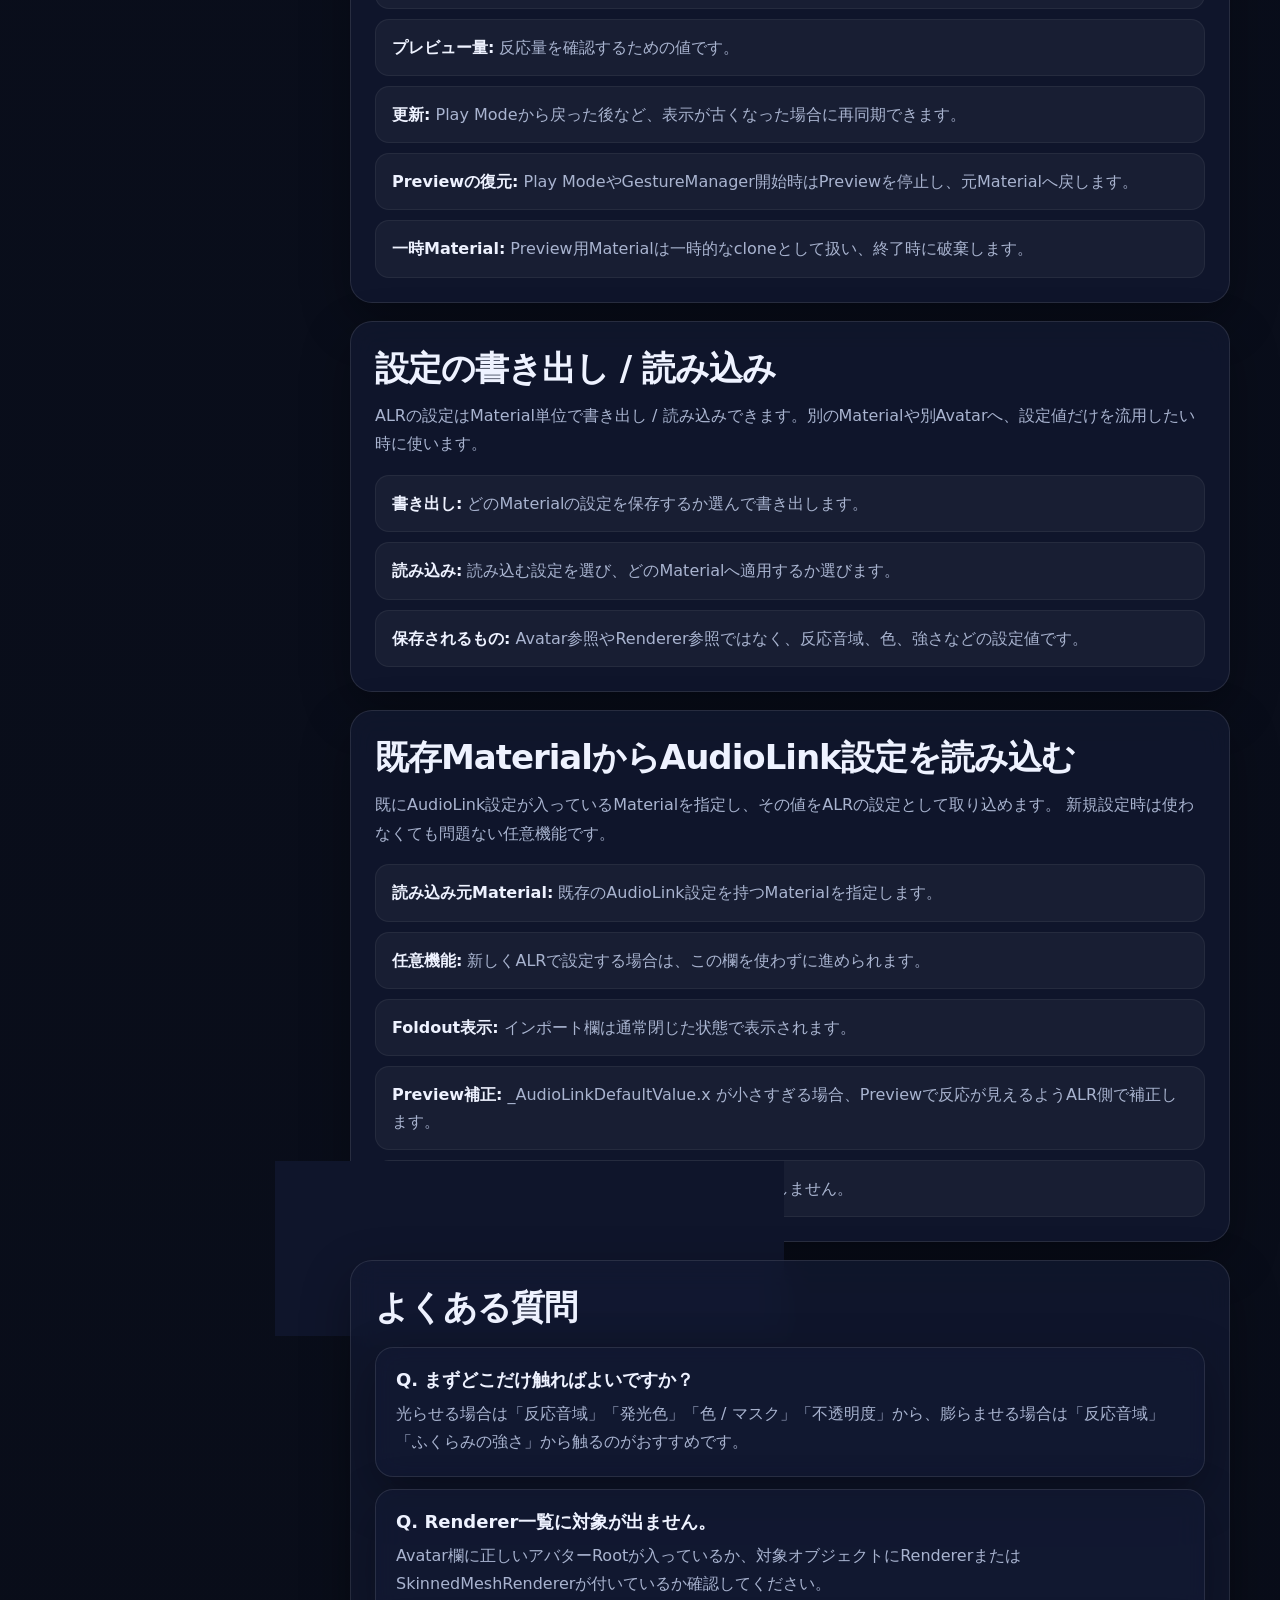
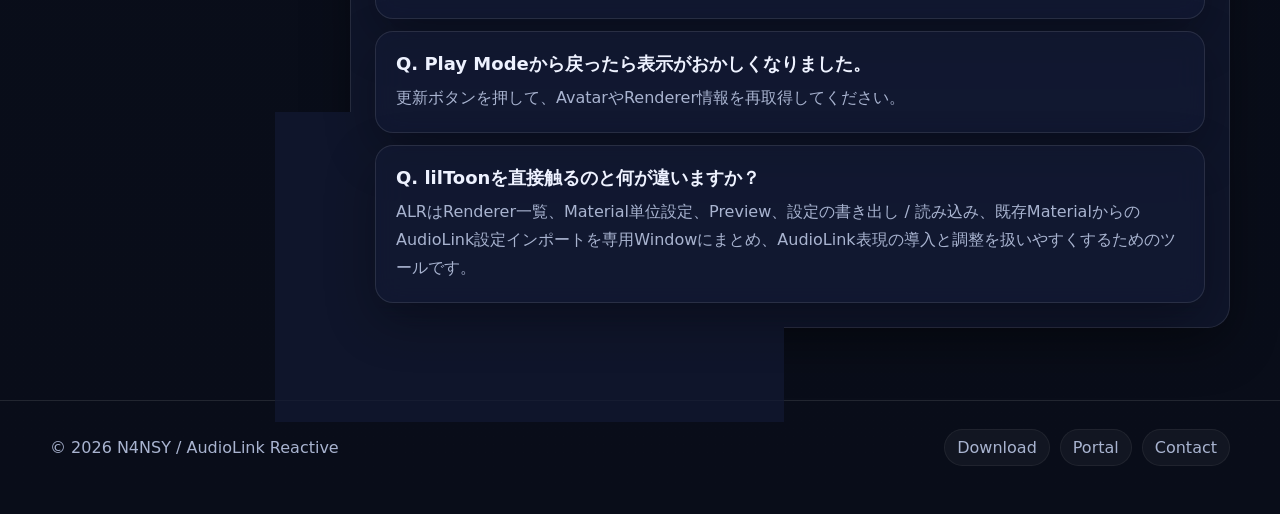
<file: docs.html>
<!DOCTYPE html>
<html lang="ja">
<head>
  <meta charset="UTF-8" />
  <meta name="viewport" content="width=device-width, initial-scale=1.0" />
  <title>AudioLink Reactive | Documentation</title>
  <link rel="icon" type="image/png" href="favicon.png" sizes="32x32" />
  <link rel="apple-touch-icon" href="apple-touch-icon.png" />
  <link rel="stylesheet" href="css/style.css" />
</head>
<body>
  <header class="nav">
    <div class="container nav-inner">
      <a class="brand" href="index.html">
        <span class="brand-mark">A</span>
        <span>AudioLink Reactive</span>
      </a>
      <nav class="nav-links">
        <a href="#getting-started"><span data-lang="ja">はじめかた</span><span data-lang="en">Getting Started</span></a>
        <a href="#renderer"><span data-lang="ja">レンダラー一覧</span><span data-lang="en">Renderer List</span></a>
        <a href="#material"><span data-lang="ja">マテリアル設定</span><span data-lang="en">Material Settings</span></a>
        <a href="#preview"><span data-lang="ja">Preview</span><span data-lang="en">Preview</span></a>
        <a href="#faq"><span data-lang="ja">FAQ</span><span data-lang="en">FAQ</span></a>
        <div class="lang-switch">
          <button class="lang-btn" type="button" data-set-lang="ja">日本語</button>
          <button class="lang-btn" type="button" data-set-lang="en">English</button>
        </div>
      </nav>
    </div>
  </header>

  <main id="top">
    <section class="hero">
      <div class="container hero-grid">
        <div class="hero-card">
          <span class="eyebrow">Documentation</span>
          <h1>AudioLink Reactive</h1>
          <p class="lead" data-lang-block="ja">
            このページは AudioLink Reactive の使い方をまとめた説明書です。
            専用Windowの開き方、Avatar指定、Renderer一覧、Materialごとの設定、Preview、設定の書き出し / 読み込み、既存MaterialからのAudioLink設定インポートについて説明します。
          </p>
          <p class="lead" data-lang-block="en">
            This page explains how to use AudioLink Reactive.
            It covers the dedicated window, Avatar selection, Renderer list, per-material settings, Preview, setting export / import, and importing AudioLink settings from existing materials.
          </p>
          <div class="hero-actions">
            <a class="btn primary" href="#getting-started"><span data-lang="ja">まず読む</span><span data-lang="en">Start Here</span></a>
            <a class="btn secondary" href="index.html"><span data-lang="ja">トップへ戻る</span><span data-lang="en">Back to Portal</span></a>
          </div>
        </div>

        <div class="side-stack">
          <div class="side-card">
            <small data-lang-block="ja">基本操作</small>
            <small data-lang-block="en">Basic Workflow</small>
            <strong data-lang-block="ja">Toolsメニューから専用Windowを開く</strong>
            <strong data-lang-block="en">Open the dedicated window from the Tools menu</strong>
          </div>
          <div class="side-card">
            <small data-lang-block="ja">主な設定単位</small>
            <small data-lang-block="en">Main Editing Unit</small>
            <strong data-lang-block="ja">Renderer / Material 単位で設定</strong>
            <strong data-lang-block="en">Configure by Renderer / Material</strong>
          </div>
          <div class="side-card">
            <small data-lang-block="ja">対応する反応</small>
            <small data-lang-block="en">Supported Reactions</small>
            <strong data-lang-block="ja">光らせる / 膨らませる</strong>
            <strong data-lang-block="en">Glow / Inflate</strong>
          </div>
        </div>
      </div>
    </section>

    <section class="layout">
      <div class="container docs-layout">
        <aside class="toc-wrap">
          <div class="toc-card">
            <h2><span data-lang="ja">目次</span><span data-lang="en">Contents</span></h2>
            <ul class="toc-list">
              <li><a href="#getting-started"><span data-lang="ja">はじめかた</span><span data-lang="en">Getting Started</span></a></li>
              <li><a href="#basic-flow"><span data-lang="ja">基本の流れ</span><span data-lang="en">Basic Flow</span></a></li>
              <li><a href="#window"><span data-lang="ja">Windowの見方</span><span data-lang="en">Window Overview</span></a></li>
              <li><a href="#renderer"><span data-lang="ja">レンダラー一覧</span><span data-lang="en">Renderer List</span></a></li>
              <li><a href="#material"><span data-lang="ja">マテリアル設定</span><span data-lang="en">Material Settings</span></a></li>
              <li><a href="#glow"><span data-lang="ja">光らせる</span><span data-lang="en">Glow</span></a></li>
              <li><a href="#inflate"><span data-lang="ja">膨らませる</span><span data-lang="en">Inflate</span></a></li>
              <li><a href="#preview"><span data-lang="ja">Preview</span><span data-lang="en">Preview</span></a></li>
              <li><a href="#profile"><span data-lang="ja">設定保存</span><span data-lang="en">Profiles</span></a></li>
              <li><a href="#material-import"><span data-lang="ja">既存Materialから読み込み</span><span data-lang="en">Material Import</span></a></li>
              <li><a href="#faq"><span data-lang="ja">FAQ</span><span data-lang="en">FAQ</span></a></li>
            </ul>
          </div>
        </aside>

        <div class="content">
          <section class="card" id="getting-started">
            <h2 class="section-title"><span data-lang="ja">はじめかた</span><span data-lang="en">Getting Started</span></h2>
            <p class="section-lead" data-lang-block="ja">
              AudioLink Reactive は、lilToon の AudioLink 表現を専用Windowから扱いやすくするための Unity Editor ツールです。
              まずは VCC（VRChat Creator Companion）の Manage Project から対象プロジェクトを開き、AudioLinkをインポートしておきます。
              その後、Unity の Tools メニューからWindowを開き、Avatar欄に対象アバターを指定します。
            </p>
            <p class="section-lead" data-lang-block="en">
              AudioLink Reactive is a Unity Editor tool that makes lilToon AudioLink expressions easier to manage from a dedicated window.
              First, open your target project from VCC (VRChat Creator Companion) Manage Project and import AudioLink.
              Then open the window from the Unity Tools menu and assign your target Avatar.
            </p>

            <div class="grid-2">
              <div class="mini">
                <strong data-lang-block="ja">このツールでできること</strong>
                <strong data-lang-block="en">What this tool does</strong>
                <p data-lang-block="ja">Avatar配下のRendererを一覧から選び、Material単位で「光らせる」「膨らませる」を設定できます。</p>
                <p data-lang-block="en">Select renderers under an Avatar and configure Glow or Inflate behavior per material.</p>
              </div>
              <div class="mini">
                <strong data-lang-block="ja">向いている人</strong>
                <strong data-lang-block="en">Who it is for</strong>
                <p data-lang-block="ja">lilToonのAudioLink項目を直接探す前に、目的ベースでAudioLink表現を作りたい人向けです。</p>
                <p data-lang-block="en">It is for users who want a goal-based way to set up AudioLink effects before editing lilToon fields directly.</p>
              </div>
            </div>
          </section>

          <section class="card" id="basic-flow">
            <h2 class="section-title"><span data-lang="ja">基本の流れ</span><span data-lang="en">Basic Flow</span></h2>
            <p class="section-lead" data-lang-block="ja">最初は次の順番で進めると分かりやすいです。</p>
            <p class="section-lead" data-lang-block="en">This is the recommended order when using the tool for the first time.</p>

            <ol class="steps">
              <li data-lang-block="ja"><strong>1.</strong> VCC（VRChat Creator Companion）の <strong>Manage Project</strong> から対象Projectを開き、<strong>AudioLink</strong> をインポートしておく（前提条件）</li>
              <li data-lang-block="en"><strong>1.</strong> Open your target project from VCC (VRChat Creator Companion) <strong>Manage Project</strong> and import <strong>AudioLink</strong> first (prerequisite)</li>

              <li data-lang-block="ja"><strong>2.</strong> Unity上部メニューから <strong>Tools / N4NSY / AudioLink Reactive</strong> を開く</li>
              <li data-lang-block="en"><strong>2.</strong> Open <strong>Tools / N4NSY / AudioLink Reactive</strong> from the Unity menu</li>

              <li data-lang-block="ja"><strong>3.</strong> <strong>Avatar</strong> 欄に対象アバターを指定する</li>
              <li data-lang-block="en"><strong>3.</strong> Assign your target avatar to the <strong>Avatar</strong> field</li>

              <li data-lang-block="ja"><strong>4.</strong> レンダラー一覧から対象Rendererを選び、ALR対象に追加する</li>
              <li data-lang-block="en"><strong>4.</strong> Select target renderers from the Renderer list and add them to ALR</li>

              <li data-lang-block="ja"><strong>5.</strong> 対象Materialごとに「光らせる」「膨らませる」を設定する</li>
              <li data-lang-block="en"><strong>5.</strong> Configure Glow or Inflate for each target material</li>

              <li data-lang-block="ja"><strong>6.</strong> 必要に応じて、既存MaterialからAudioLink設定をインポートする</li>
              <li data-lang-block="en"><strong>6.</strong> Optionally import AudioLink settings from an existing material</li>

              <li data-lang-block="ja"><strong>7.</strong> Previewで見た目を確認しながら調整する</li>
              <li data-lang-block="en"><strong>7.</strong> Adjust values while checking the result with Preview</li>
            </ol>

            <div class="tip ok">
              <strong data-lang-block="ja">ポイント</strong>
              <strong data-lang-block="en">Tip</strong>
              <p data-lang-block="ja">最初は1つのRenderer、1つのMaterialだけで試すと、光り方や膨らみ方を確認しやすいです。</p>
              <p data-lang-block="en">Start with one renderer and one material first. It makes Glow and Inflate behavior easier to understand.</p>
            </div>
          </section>

          <section class="card" id="window">
            <h2 class="section-title"><span data-lang="ja">Windowの見方</span><span data-lang="en">Window Overview</span></h2>
            <p class="section-lead" data-lang-block="ja">
              ALRは専用Windowで設定します。Avatar、Preview、Renderer一覧、対象Material、必要に応じた既存Materialからの読み込みの順に確認していくと分かりやすいです。
            </p>
            <p class="section-lead" data-lang-block="en">
              ALR is configured from a dedicated window. Check Avatar, Preview, Renderer list, target materials, and optional material import in that order.
            </p>

            <ul class="field-list">
              <li data-lang-block="ja"><strong>Avatar:</strong> 対象アバターを指定します。指定すると必要なALR設定が自動で準備されます。</li>
              <li data-lang-block="en"><strong>Avatar:</strong> Assign the target avatar. Required ALR setup is prepared automatically.</li>

              <li data-lang-block="ja"><strong>更新:</strong> Window表示が古くなった時やPlay Mode復帰後に、Avatar情報を再取得します。</li>
              <li data-lang-block="en"><strong>Refresh:</strong> Rebinds Avatar information when the window display becomes outdated or after returning from Play Mode.</li>

              <li data-lang-block="ja"><strong>プレビュー:</strong> Editor上で反応の見た目を確認するための項目です。</li>
              <li data-lang-block="en"><strong>Preview:</strong> Used to check the effect directly in the Unity Editor.</li>

              <li data-lang-block="ja"><strong>レンダラー一覧:</strong> Avatar配下のRenderer付きGameObjectを一覧表示します。</li>
              <li data-lang-block="en"><strong>Renderer List:</strong> Shows GameObjects with renderers under the Avatar.</li>

              <li data-lang-block="ja"><strong>対象Material:</strong> 追加したRendererのMaterialごとに設定を行います。</li>
              <li data-lang-block="en"><strong>Target Materials:</strong> Configure each material from the renderers you added.</li>

              <li data-lang-block="ja"><strong>既存Materialから読み込み:</strong> 必要に応じて、AudioLink設定済みMaterialの値をALRへ取り込めます。</li>
              <li data-lang-block="en"><strong>Import from Existing Material:</strong> Optionally import values from a material that already has AudioLink settings.</li>
            </ul>
          </section>

          <section class="card" id="renderer">
            <h2 class="section-title"><span data-lang="ja">レンダラー一覧</span><span data-lang="en">Renderer List</span></h2>
            <p class="section-lead" data-lang-block="ja">
              レンダラー一覧では、Avatar配下のRenderer付きGameObjectを確認し、ALRで編集したい対象を追加できます。
            </p>
            <p class="section-lead" data-lang-block="en">
              The Renderer list shows GameObjects with renderers under the Avatar and lets you add the targets you want to edit with ALR.
            </p>

            <ul class="field-list">
              <li data-lang-block="ja"><strong>表示名:</strong> Rendererコンポーネントが付いているGameObject名で表示されます。</li>
              <li data-lang-block="en"><strong>Display name:</strong> Uses the name of the GameObject that has the Renderer component.</li>

              <li data-lang-block="ja"><strong>追加:</strong> 選択したRendererをALR対象に追加します。</li>
              <li data-lang-block="en"><strong>Add:</strong> Adds the selected renderer to ALR targets.</li>

              <li data-lang-block="ja"><strong>Hierarchy連動:</strong> 一覧の名前をクリックすると、Hierarchy上の該当GameObjectを選択できます。</li>
              <li data-lang-block="en"><strong>Hierarchy link:</strong> Clicking a name in the list selects the matching GameObject in the Hierarchy.</li>

              <li data-lang-block="ja"><strong>選択中表示:</strong> Hierarchyで選択中のRendererは、一覧側でも分かりやすく表示されます。</li>
              <li data-lang-block="en"><strong>Selection highlight:</strong> A renderer selected in the Hierarchy is also highlighted in the Renderer list.</li>
            </ul>

            <div class="tip ok">
              <strong data-lang-block="ja">ポイント</strong>
              <strong data-lang-block="en">Tip</strong>
              <p data-lang-block="ja">対象を増やしすぎる前に、まずは服や髪など分かりやすいRendererから1つずつ追加するのがおすすめです。</p>
              <p data-lang-block="en">Before adding many targets, start with easy-to-recognize renderers such as clothes or hair.</p>
            </div>
          </section>

          <section class="card" id="material">
            <h2 class="section-title"><span data-lang="ja">マテリアル設定</span><span data-lang="en">Material Settings</span></h2>
            <p class="section-lead" data-lang-block="ja">
              追加したRendererのMaterialはカード形式で表示されます。カード見出しには「Renderer名 / Material名」が表示されます。
            </p>
            <p class="section-lead" data-lang-block="en">
              Materials from added renderers are displayed as cards. The card title uses the format “Renderer name / Material name.”
            </p>

            <div class="grid-2">
              <div class="mini">
                <strong data-lang-block="ja">カード見出し</strong>
                <strong data-lang-block="en">Card title</strong>
                <p data-lang-block="ja">どのRendererのどのMaterialを編集しているかを確認できます。</p>
                <p data-lang-block="en">Shows which renderer and material you are editing.</p>
              </div>
              <div class="mini">
                <strong data-lang-block="ja">反応の仕方</strong>
                <strong data-lang-block="en">Reaction type</strong>
                <p data-lang-block="ja">「光らせる」「膨らませる」から、使いたい反応を選びます。</p>
                <p data-lang-block="en">Choose the reaction you want to use: Glow or Inflate.</p>
              </div>
            </div>

            <ul class="field-list">
              <li data-lang-block="ja"><strong>光らせる:</strong> 音に合わせて発光を変化させます。</li>
              <li data-lang-block="en"><strong>Glow:</strong> Changes emission based on audio.</li>

              <li data-lang-block="ja"><strong>膨らませる:</strong> 音に合わせてメッシュを膨らませるように動かします。</li>
              <li data-lang-block="en"><strong>Inflate:</strong> Moves the mesh as if it inflates in response to audio.</li>

              <li data-lang-block="ja"><strong>詳細設定:</strong> 慣れてきたら、点滅、グラデーション、視差、蛍光なども調整できます。</li>
              <li data-lang-block="en"><strong>Advanced settings:</strong> Once you are used to the basics, adjust blink, gradient, parallax, fluorescence, and other details.</li>
            </ul>
          </section>

          <section class="card" id="glow">
            <h2 class="section-title"><span data-lang="ja">光らせる</span><span data-lang="en">Glow</span></h2>
            <p class="section-lead" data-lang-block="ja">
              「光らせる」では、音に合わせてMaterialの発光を変化させます。最初は反応音域、発光色、色 / マスク、不透明度から触ると分かりやすいです。
            </p>
            <p class="section-lead" data-lang-block="en">
              Glow changes material emission in response to audio. Start with reaction band, emission color, color / mask, and opacity.
            </p>

            <ul class="field-list">
              <li data-lang-block="ja"><strong>反応音域:</strong> どの音域に反応させるかを決めます。</li>
              <li data-lang-block="en"><strong>Reaction Band:</strong> Chooses which audio band drives the effect.</li>

              <li data-lang-block="ja"><strong>発光色:</strong> 光る色の基準です。</li>
              <li data-lang-block="en"><strong>Emission Color:</strong> The base color of the glow.</li>

              <li data-lang-block="ja"><strong>色 / マスク:</strong> 光らせる範囲や模様の元になるテクスチャです。</li>
              <li data-lang-block="en"><strong>Color / Mask:</strong> Texture used for the glowing area or pattern.</li>

              <li data-lang-block="ja"><strong>不透明度:</strong> 発光の見え方の強さを調整します。</li>
              <li data-lang-block="en"><strong>Opacity:</strong> Adjusts how strongly the glow appears.</li>

              <li data-lang-block="ja"><strong>詳細設定:</strong> 点滅の強さ、グラデーション、視差の強さ、蛍光などを調整できます。</li>
              <li data-lang-block="en"><strong>Advanced settings:</strong> Adjust blink strength, gradient, parallax strength, fluorescence, and more.</li>
            </ul>
          </section>

          <section class="card" id="inflate">
            <h2 class="section-title"><span data-lang="ja">膨らませる</span><span data-lang="en">Inflate</span></h2>
            <p class="section-lead" data-lang-block="ja">
              「膨らませる」では、音に合わせてメッシュを膨らませるように動かします。最初は反応音域とふくらみの強さだけで十分です。
            </p>
            <p class="section-lead" data-lang-block="en">
              Inflate moves the mesh as if it expands in response to audio. Start with reaction band and inflation strength.
            </p>

            <ul class="field-list">
              <li data-lang-block="ja"><strong>反応音域:</strong> どの音域で動かすかを決めます。</li>
              <li data-lang-block="en"><strong>Reaction Band:</strong> Chooses which audio band drives the motion.</li>

              <li data-lang-block="ja"><strong>ふくらみの強さ:</strong> どれだけ膨らませるかを調整します。</li>
              <li data-lang-block="en"><strong>Inflation Strength:</strong> Controls how much the mesh inflates.</li>

              <li data-lang-block="ja"><strong>Correction:</strong> 見た目の補正に使います。</li>
              <li data-lang-block="en"><strong>Correction:</strong> Used to correct the visual result.</li>

              <li data-lang-block="ja"><strong>サイズ自動補正:</strong> オブジェクトサイズに応じて強さを補正します。</li>
              <li data-lang-block="en"><strong>Auto Size Correction:</strong> Adjusts strength based on object size.</li>
            </ul>

            <div class="tip warn">
              <strong data-lang-block="ja">注意</strong>
              <strong data-lang-block="en">Note</strong>
              <p data-lang-block="ja">ふくらみの強さを上げすぎると、見た目が大きく崩れる場合があります。Previewを見ながら少しずつ調整してください。</p>
              <p data-lang-block="en">If the inflation strength is too high, the visual result may become distorted. Adjust it gradually while checking Preview.</p>
            </div>
          </section>

          <section class="card" id="preview">
            <h2 class="section-title">Preview</h2>
            <p class="section-lead" data-lang-block="ja">
              Previewは、Unity Editor上でALRの反応を確認するための機能です。見た目を確認しながら、光り方や膨らみ方を調整できます。
            </p>
            <p class="section-lead" data-lang-block="en">
              Preview lets you check ALR reactions directly in the Unity Editor. Use it while adjusting glow or inflate behavior.
            </p>

            <ul class="bullet-list">
              <li data-lang-block="ja"><strong>プレビュー有効:</strong> Previewを使うかどうかを切り替えます。</li>
              <li data-lang-block="en"><strong>Preview Enabled:</strong> Toggles Preview on or off.</li>

              <li data-lang-block="ja"><strong>プレビュー量:</strong> 反応量を確認するための値です。</li>
              <li data-lang-block="en"><strong>Preview Amount:</strong> Controls the amount used for checking the reaction.</li>

              <li data-lang-block="ja"><strong>更新:</strong> Play Modeから戻った後など、表示が古くなった場合に再同期できます。</li>
              <li data-lang-block="en"><strong>Refresh:</strong> Rebinds the window state if the display becomes outdated after returning from Play Mode.</li>

              <li data-lang-block="ja"><strong>Previewの復元:</strong> Play ModeやGestureManager開始時はPreviewを停止し、元Materialへ戻します。</li>
              <li data-lang-block="en"><strong>Preview Restore:</strong> Preview is stopped before Play Mode or GestureManager starts, then materials are restored.</li>

              <li data-lang-block="ja"><strong>一時Material:</strong> Preview用Materialは一時的なcloneとして扱い、終了時に破棄します。</li>
              <li data-lang-block="en"><strong>Temporary Materials:</strong> Preview materials are handled as temporary clones and destroyed when Preview ends.</li>
            </ul>
          </section>

          <section class="card" id="profile">
            <h2 class="section-title"><span data-lang="ja">設定の書き出し / 読み込み</span><span data-lang="en">Export / Import Settings</span></h2>
            <p class="section-lead" data-lang-block="ja">
              ALRの設定はMaterial単位で書き出し / 読み込みできます。別のMaterialや別Avatarへ、設定値だけを流用したい時に使います。
            </p>
            <p class="section-lead" data-lang-block="en">
              ALR settings can be exported and imported per material. Use this when you want to reuse values on another material or avatar.
            </p>

            <ul class="field-list">
              <li data-lang-block="ja"><strong>書き出し:</strong> どのMaterialの設定を保存するか選んで書き出します。</li>
              <li data-lang-block="en"><strong>Export:</strong> Choose which material settings to save.</li>

              <li data-lang-block="ja"><strong>読み込み:</strong> 読み込む設定を選び、どのMaterialへ適用するか選びます。</li>
              <li data-lang-block="en"><strong>Import:</strong> Select a saved profile and choose which material to apply it to.</li>

              <li data-lang-block="ja"><strong>保存されるもの:</strong> Avatar参照やRenderer参照ではなく、反応音域、色、強さなどの設定値です。</li>
              <li data-lang-block="en"><strong>Saved data:</strong> Stores values such as reaction band, color, and strength, not Avatar or Renderer references.</li>
            </ul>
          </section>

          <section class="card" id="material-import">
            <h2 class="section-title"><span data-lang="ja">既存MaterialからAudioLink設定を読み込む</span><span data-lang="en">Import AudioLink Settings from Existing Materials</span></h2>
            <p class="section-lead" data-lang-block="ja">
              既にAudioLink設定が入っているMaterialを指定し、その値をALRの設定として取り込めます。
              新規設定時は使わなくても問題ない任意機能です。
            </p>
            <p class="section-lead" data-lang-block="en">
              You can select an existing material that already has AudioLink settings and import those values into ALR.
              This is optional and can be skipped when setting up a new material from scratch.
            </p>

            <ul class="field-list">
              <li data-lang-block="ja"><strong>読み込み元Material:</strong> 既存のAudioLink設定を持つMaterialを指定します。</li>
              <li data-lang-block="en"><strong>Source Material:</strong> Assign a material that already contains AudioLink settings.</li>

              <li data-lang-block="ja"><strong>任意機能:</strong> 新しくALRで設定する場合は、この欄を使わずに進められます。</li>
              <li data-lang-block="en"><strong>Optional:</strong> You can skip this area when configuring ALR from scratch.</li>

              <li data-lang-block="ja"><strong>Foldout表示:</strong> インポート欄は通常閉じた状態で表示されます。</li>
              <li data-lang-block="en"><strong>Foldout:</strong> The import area is collapsed by default.</li>

              <li data-lang-block="ja"><strong>Preview補正:</strong> _AudioLinkDefaultValue.x が小さすぎる場合、Previewで反応が見えるようALR側で補正します。</li>
              <li data-lang-block="en"><strong>Preview Correction:</strong> If _AudioLinkDefaultValue.x is too small, ALR corrects it internally so Preview remains visible.</li>

              <li data-lang-block="ja"><strong>非破壊:</strong> 読み込み元Materialや元Materialは直接変更しません。</li>
              <li data-lang-block="en"><strong>Non-destructive:</strong> The source material and original materials are not modified directly.</li>
            </ul>
          </section>

          <section class="card" id="faq">
            <h2 class="section-title"><span data-lang="ja">よくある質問</span><span data-lang="en">FAQ</span></h2>

            <div class="faq">
              <article class="faq-item">
                <h3 data-lang-block="ja">Q. まずどこだけ触ればよいですか？</h3>
                <h3 data-lang-block="en">Q. What should I touch first?</h3>
                <p data-lang-block="ja">光らせる場合は「反応音域」「発光色」「色 / マスク」「不透明度」から、膨らませる場合は「反応音域」「ふくらみの強さ」から触るのがおすすめです。</p>
                <p data-lang-block="en">For Glow, start with Reaction Band, Emission Color, Color / Mask, and Opacity. For Inflate, start with Reaction Band and Inflation Strength.</p>
              </article>

              <article class="faq-item">
                <h3 data-lang-block="ja">Q. Renderer一覧に対象が出ません。</h3>
                <h3 data-lang-block="en">Q. The target does not appear in the Renderer list.</h3>
                <p data-lang-block="ja">Avatar欄に正しいアバターRootが入っているか、対象オブジェクトにRendererまたはSkinnedMeshRendererが付いているか確認してください。</p>
                <p data-lang-block="en">Check that the correct Avatar root is assigned and that the target object has a Renderer or SkinnedMeshRenderer.</p>
              </article>

              <article class="faq-item">
                <h3 data-lang-block="ja">Q. Play Modeから戻ったら表示がおかしくなりました。</h3>
                <h3 data-lang-block="en">Q. The window looks wrong after returning from Play Mode.</h3>
                <p data-lang-block="ja">更新ボタンを押して、AvatarやRenderer情報を再取得してください。</p>
                <p data-lang-block="en">Press Refresh to rebind Avatar and Renderer information.</p>
              </article>

              <article class="faq-item">
                <h3 data-lang-block="ja">Q. lilToonを直接触るのと何が違いますか？</h3>
                <h3 data-lang-block="en">Q. How is this different from editing lilToon directly?</h3>
                <p data-lang-block="ja">ALRはRenderer一覧、Material単位設定、Preview、設定の書き出し / 読み込み、既存MaterialからのAudioLink設定インポートを専用Windowにまとめ、AudioLink表現の導入と調整を扱いやすくするためのツールです。</p>
                <p data-lang-block="en">ALR brings Renderer selection, per-material settings, Preview, setting export / import, and importing AudioLink settings from existing materials into one dedicated window for easier AudioLink setup.</p>
              </article>
            </div>
          </section>
        </div>
      </div>
    </section>
  </main>

  <footer>
    <div class="container footer-inner">
      <span>© 2026 N4NSY / AudioLink Reactive</span>
      <div class="footer-links">
        <a href="index.html#download">Download</a>
        <a href="index.html">Portal</a>
        <a href="index.html#contact">Contact</a>
      </div>
    </div>
  </footer>

  <script>
    const root = document.documentElement;
    const savedLang = localStorage.getItem("alr-lang") || "ja";

    function setLang(lang) {
      root.setAttribute("data-current-lang", lang);
      localStorage.setItem("alr-lang", lang);
      document.querySelectorAll("[data-set-lang]").forEach((button) => {
        button.classList.toggle("active", button.dataset.setLang === lang);
      });
    }

    document.querySelectorAll("[data-set-lang]").forEach((button) => {
      button.addEventListener("click", () => setLang(button.dataset.setLang));
    });

    setLang(savedLang);
  </script>
</body>
</html>
</file>
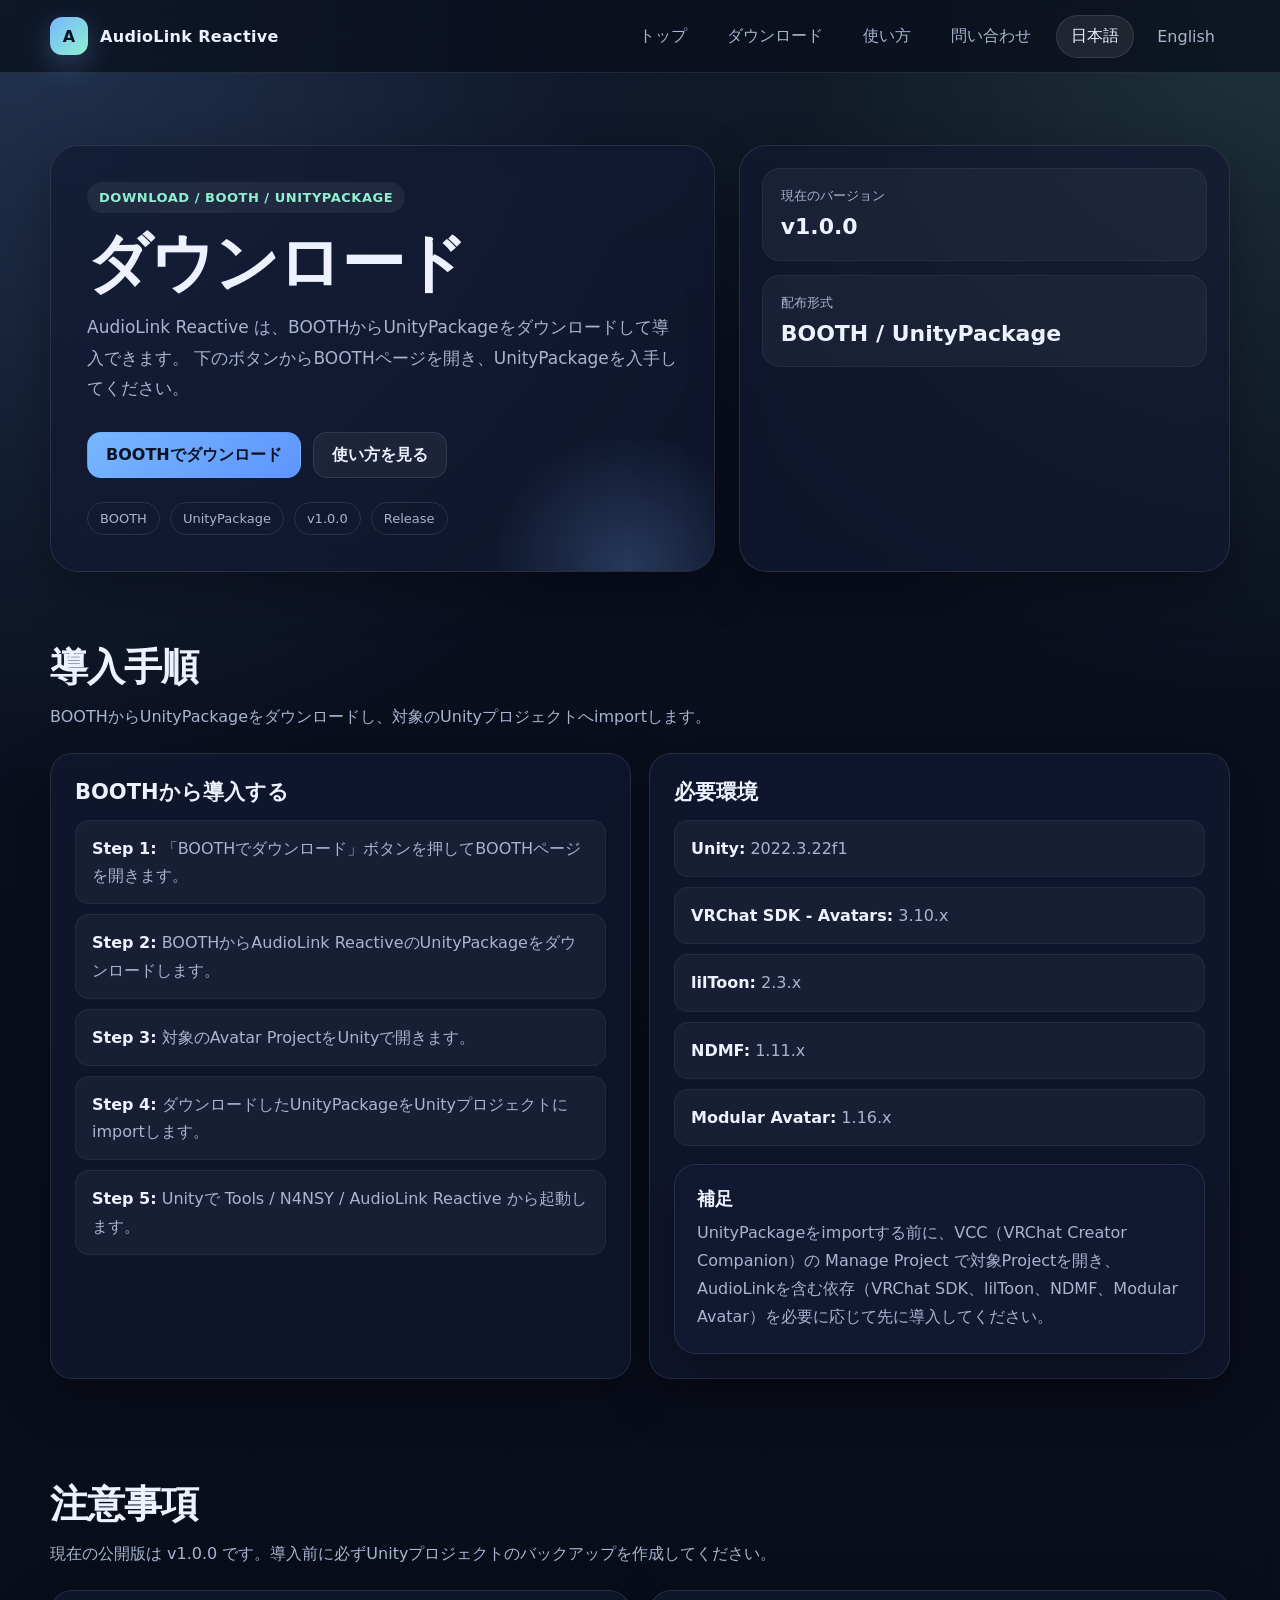
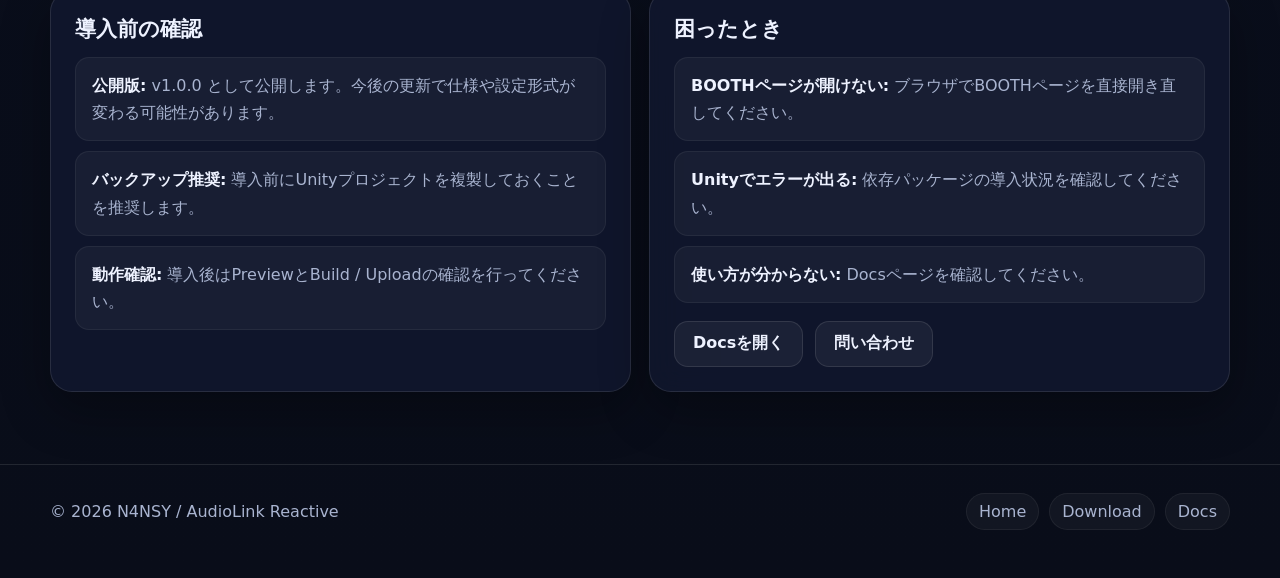
<file: download.html>
<!DOCTYPE html>
<html lang="ja">
<head>
  <meta charset="UTF-8" />
  <meta name="viewport" content="width=device-width, initial-scale=1.0" />
  <title>AudioLink Reactive | Download</title>
  <link rel="icon" type="image/png" href="favicon.png" sizes="32x32" />
  <link rel="apple-touch-icon" href="apple-touch-icon.png" />
  <link rel="stylesheet" href="css/style.css" />
</head>

<body>
  <header class="nav">
    <div class="container nav-inner">
      <a class="brand" href="index.html">
        <span class="brand-mark">A</span>
        <span>AudioLink Reactive</span>
      </a>

      <nav class="nav-links">
        <a href="index.html">
          <span data-lang="ja">トップ</span>
          <span data-lang="en">Home</span>
        </a>
        <a href="download.html" aria-current="page">
          <span data-lang="ja">ダウンロード</span>
          <span data-lang="en">Download</span>
        </a>
        <a href="docs.html">
          <span data-lang="ja">使い方</span>
          <span data-lang="en">Docs</span>
        </a>
        <a href="index.html#contact">
          <span data-lang="ja">問い合わせ</span>
          <span data-lang="en">Contact</span>
        </a>

        <div class="lang-switch">
          <button class="lang-btn" type="button" data-set-lang="ja">日本語</button>
          <button class="lang-btn" type="button" data-set-lang="en">English</button>
        </div>
      </nav>
    </div>
  </header>

  <main id="top">
    <section class="hero">
      <div class="container hero-grid">
        <div class="hero-main">
          <span class="eyebrow">Download / BOOTH / UnityPackage</span>

          <h1>
            <span data-lang="ja">ダウンロード</span>
            <span data-lang="en">Download</span>
          </h1>

          <p class="lead" data-lang-block="ja">
            AudioLink Reactive は、BOOTHからUnityPackageをダウンロードして導入できます。
            下のボタンからBOOTHページを開き、UnityPackageを入手してください。
          </p>

          <p class="lead" data-lang-block="en">
            AudioLink Reactive is distributed as a UnityPackage from BOOTH.
            Open the BOOTH page below and download the UnityPackage.
          </p>

          <div class="hero-actions">
            <a class="btn primary" href="https://n4nsy.booth.pm/items/8198671" target="_blank" rel="noopener noreferrer">
              <span data-lang="ja">BOOTHでダウンロード</span>
              <span data-lang="en">Download from BOOTH</span>
            </a>

            <a class="btn secondary" href="docs.html">
              <span data-lang="ja">使い方を見る</span>
              <span data-lang="en">Read Docs</span>
            </a>
          </div>

          <div class="hero-meta">
            <span class="tag">BOOTH</span>
            <span class="tag">UnityPackage</span>
            <span class="tag">v1.0.0</span>
            <span class="tag">Release</span>
          </div>
        </div>

        <aside class="hero-side">
          <div class="stat">
            <div data-lang-block="ja">
              <small>現在のバージョン</small>
              <strong>v1.0.0</strong>
            </div>
            <div data-lang-block="en">
              <small>Current Version</small>
              <strong>v1.0.0</strong>
            </div>
          </div>

          <div class="stat">
            <div data-lang-block="ja">
              <small>配布形式</small>
              <strong>BOOTH / UnityPackage</strong>
            </div>
            <div data-lang-block="en">
              <small>Distribution</small>
              <strong>BOOTH / UnityPackage</strong>
            </div>
          </div>
        </aside>
      </div>
    </section>

    <section class="section">
      <div class="container">
        <div class="section-header">
          <h2>
            <span data-lang="ja">導入手順</span>
            <span data-lang="en">Installation Steps</span>
          </h2>
          <p data-lang-block="ja">
            BOOTHからUnityPackageをダウンロードし、対象のUnityプロジェクトへimportします。
          </p>
          <p data-lang-block="en">
            Download the UnityPackage from BOOTH, then import it into your target Unity project.
          </p>
        </div>

        <div class="split">
          <article class="card">
            <h3 data-lang-block="ja">BOOTHから導入する</h3>
            <h3 data-lang-block="en">Install from BOOTH</h3>

            <ul class="timeline">
              <li data-lang-block="ja"><strong>Step 1:</strong> 「BOOTHでダウンロード」ボタンを押してBOOTHページを開きます。</li>
              <li data-lang-block="en"><strong>Step 1:</strong> Click “Download from BOOTH” to open the BOOTH page.</li>

              <li data-lang-block="ja"><strong>Step 2:</strong> BOOTHからAudioLink ReactiveのUnityPackageをダウンロードします。</li>
              <li data-lang-block="en"><strong>Step 2:</strong> Download the AudioLink Reactive UnityPackage from BOOTH.</li>

              <li data-lang-block="ja"><strong>Step 3:</strong> 対象のAvatar ProjectをUnityで開きます。</li>
              <li data-lang-block="en"><strong>Step 3:</strong> Open your target Avatar Project in Unity.</li>

              <li data-lang-block="ja"><strong>Step 4:</strong> ダウンロードしたUnityPackageをUnityプロジェクトにimportします。</li>
              <li data-lang-block="en"><strong>Step 4:</strong> Import the downloaded UnityPackage into your Unity project.</li>

              <li data-lang-block="ja"><strong>Step 5:</strong> Unityで Tools / N4NSY / AudioLink Reactive から起動します。</li>
              <li data-lang-block="en"><strong>Step 5:</strong> In Unity, open Tools / N4NSY / AudioLink Reactive.</li>
            </ul>
          </article>

          <article class="card">
            <h3 data-lang-block="ja">必要環境</h3>
            <h3 data-lang-block="en">Requirements</h3>

            <ul class="checklist">
              <li><strong>Unity:</strong> 2022.3.22f1</li>
              <li><strong>VRChat SDK - Avatars:</strong> 3.10.x</li>
              <li><strong>lilToon:</strong> 2.3.x</li>
              <li><strong>NDMF:</strong> 1.11.x</li>
              <li><strong>Modular Avatar:</strong> 1.16.x</li>
            </ul>

            <div class="notice">
              <strong data-lang-block="ja">補足</strong>
              <strong data-lang-block="en">Note</strong>

              <p data-lang-block="ja">
                UnityPackageをimportする前に、VCC（VRChat Creator Companion）の Manage Project で対象Projectを開き、AudioLinkを含む依存（VRChat SDK、lilToon、NDMF、Modular Avatar）を必要に応じて先に導入してください。
              </p>
              <p data-lang-block="en">
                Before importing the UnityPackage, open your target project in VCC (VRChat Creator Companion) Manage Project and install AudioLink and other dependencies (VRChat SDK, lilToon, NDMF, Modular Avatar) as needed.
              </p>
            </div>
          </article>
        </div>
      </div>
    </section>

  

    <section class="section">
      <div class="container">
        <div class="section-header">
          <h2>
            <span data-lang="ja">注意事項</span>
            <span data-lang="en">Notes</span>
          </h2>
          <p data-lang-block="ja">
            現在の公開版は v1.0.0 です。導入前に必ずUnityプロジェクトのバックアップを作成してください。
          </p>
          <p data-lang-block="en">
            The current public release is v1.0.0. Please back up your Unity project before installation.
          </p>
        </div>

        <div class="split">
          <article class="card">
            <h3 data-lang-block="ja">導入前の確認</h3>
            <h3 data-lang-block="en">Before Installing</h3>

            <ul class="checklist">
              <li data-lang-block="ja"><strong>公開版:</strong> v1.0.0 として公開します。今後の更新で仕様や設定形式が変わる可能性があります。</li>
              <li data-lang-block="en"><strong>Public release:</strong> This is released as v1.0.0. Settings and behavior may change in future updates.</li>

              <li data-lang-block="ja"><strong>バックアップ推奨:</strong> 導入前にUnityプロジェクトを複製しておくことを推奨します。</li>
              <li data-lang-block="en"><strong>Backup recommended:</strong> Duplicate your Unity project before installation.</li>

              <li data-lang-block="ja"><strong>動作確認:</strong> 導入後はPreviewとBuild / Uploadの確認を行ってください。</li>
              <li data-lang-block="en"><strong>Check behavior:</strong> After installation, test Preview and Build / Upload.</li>
            </ul>
          </article>

          <article class="card">
            <h3 data-lang-block="ja">困ったとき</h3>
            <h3 data-lang-block="en">Troubleshooting</h3>

            <ul class="checklist">
              <li data-lang-block="ja"><strong>BOOTHページが開けない:</strong> ブラウザでBOOTHページを直接開き直してください。</li>
              <li data-lang-block="en"><strong>BOOTH page does not open:</strong> Open the BOOTH page directly in your browser.</li>

              <li data-lang-block="ja"><strong>Unityでエラーが出る:</strong> 依存パッケージの導入状況を確認してください。</li>
              <li data-lang-block="en"><strong>Unity errors:</strong> Check that all dependency packages are installed.</li>

              <li data-lang-block="ja"><strong>使い方が分からない:</strong> Docsページを確認してください。</li>
              <li data-lang-block="en"><strong>Need help:</strong> See the Docs page.</li>
            </ul>

            <div class="hero-actions" style="margin-top:18px;">
              <a class="btn secondary" href="docs.html">
                <span data-lang="ja">Docsを開く</span>
                <span data-lang="en">Open Docs</span>
              </a>
              <a class="btn secondary" href="index.html#contact">
                <span data-lang="ja">問い合わせ</span>
                <span data-lang="en">Contact</span>
              </a>
            </div>
          </article>
        </div>
      </div>
    </section>
  </main>

  <footer>
    <div class="container footer-inner">
      <span>© 2026 N4NSY / AudioLink Reactive</span>
      <div class="footer-links">
        <a href="index.html">Home</a>
        <a href="download.html">Download</a>
        <a href="docs.html">Docs</a>
      </div>
    </div>
  </footer>

  <script>
    const root = document.documentElement;
    const savedLang = localStorage.getItem("alr-lang") || "ja";

    function setLang(lang) {
      root.setAttribute("data-current-lang", lang);
      localStorage.setItem("alr-lang", lang);
      document.querySelectorAll("[data-set-lang]").forEach((button) => {
        button.classList.toggle("active", button.dataset.setLang === lang);
      });
    }

    document.querySelectorAll("[data-set-lang]").forEach((button) => {
      button.addEventListener("click", () => setLang(button.dataset.setLang));
    });

    setLang(savedLang);
  </script>
</body>
</html>
</file>
<file: css/style.css>
:root {
  --bg: #0b1020;
  --bg-soft: #121933;
  --panel: rgba(18, 25, 51, 0.72);
  --panel-strong: rgba(20, 28, 58, 0.92);
  --panel-2: rgba(255,255,255,0.04);
  --text: #eef2ff;
  --muted: #a9b4d0;
  --line: rgba(255,255,255,0.1);
  --accent: #77b7ff;
  --accent-2: #8ef0d0;
  --ok: #9ef3bf;
  --warn: #ffd38a;
  --shadow: 0 18px 50px rgba(0,0,0,0.32);
  --radius: 22px;
  --radius-sm: 14px;
  --max: 1180px;
}

* {
  box-sizing: border-box;
}

html {
  scroll-behavior: smooth;
}

body {
  margin: 0;
  font-family: Inter, "Hiragino Sans", "Noto Sans JP", system-ui, -apple-system, BlinkMacSystemFont, sans-serif;
  color: var(--text);
  background:
    radial-gradient(circle at top left, rgba(119, 183, 255, 0.22), transparent 32%),
    radial-gradient(circle at top right, rgba(142, 240, 208, 0.16), transparent 28%),
    linear-gradient(180deg, #0a0f1f 0%, #090d19 100%);
  min-height: 100vh;
  overflow-x: hidden;
}

a {
  color: inherit;
  text-decoration: none;
}

p,
li,
span,
strong,
small,
a,
button {
  overflow-wrap: anywhere;
}

.container {
  width: min(calc(100% - 32px), var(--max));
  margin: 0 auto;
}

/* Header / Navigation */

.nav {
  position: sticky;
  top: 0;
  z-index: 50;
  backdrop-filter: blur(16px);
  background: rgba(9, 13, 25, 0.72);
  border-bottom: 1px solid var(--line);
}

.nav-inner {
  display: flex;
  align-items: center;
  justify-content: space-between;
  gap: 16px;
  min-height: 72px;
}

.brand {
  display: flex;
  align-items: center;
  gap: 12px;
  font-weight: 700;
  letter-spacing: 0.02em;
  min-width: 0;
}

.brand-mark {
  width: 38px;
  height: 38px;
  border-radius: 12px;
  background: linear-gradient(135deg, var(--accent), var(--accent-2));
  box-shadow: 0 10px 30px rgba(119, 183, 255, 0.28);
  display: grid;
  place-items: center;
  color: #081222;
  font-weight: 900;
  flex-shrink: 0;
}

.brand span:last-child {
  white-space: nowrap;
  overflow: hidden;
  text-overflow: ellipsis;
}

.nav-links {
  display: flex;
  align-items: center;
  gap: 10px;
  flex-wrap: wrap;
  min-width: 0;
}

.nav-links a,
.lang-btn {
  color: var(--muted);
  padding: 10px 14px;
  border-radius: 999px;
  transition: 0.18s ease;
  background: transparent;
  border: 1px solid transparent;
  cursor: pointer;
  font: inherit;
}

.nav-links a:hover,
.lang-btn:hover,
.lang-btn.active {
  color: var(--text);
  background: rgba(255,255,255,0.08);
  border-color: var(--line);
}

.lang-switch {
  display: flex;
  gap: 8px;
  flex-wrap: wrap;
}

/* Common Hero */

.hero {
  padding: 72px 0 42px;
}

.hero-grid {
  display: grid;
  grid-template-columns: 1.15fr 0.85fr;
  gap: 24px;
  align-items: stretch;
}

.hero-main,
.hero-side,
.hero-card,
.side-card,
.card,
.page-card,
.faq-item,
.notice,
.toc-card,
.tip {
  background: var(--panel);
  border: 1px solid var(--line);
  backdrop-filter: blur(14px);
  box-shadow: var(--shadow);
}

.hero-main,
.hero-card {
  border-radius: 28px;
  padding: 36px;
  position: relative;
  overflow: hidden;
}

.hero-main::after {
  content: "";
  position: absolute;
  inset: auto -8% -32% auto;
  width: 280px;
  height: 280px;
  border-radius: 50%;
  background: radial-gradient(circle, rgba(119,183,255,0.22), transparent 68%);
  pointer-events: none;
}

.eyebrow {
  display: inline-flex;
  align-items: center;
  gap: 8px;
  padding: 8px 12px;
  border-radius: 999px;
  background: rgba(255,255,255,0.06);
  color: var(--accent-2);
  font-size: 13px;
  font-weight: 700;
  letter-spacing: 0.04em;
  text-transform: uppercase;
}

h1 {
  margin: 18px 0 16px;
  font-size: clamp(34px, 6vw, 64px);
  line-height: 1.02;
  letter-spacing: -0.04em;
}

.lead {
  margin: 0;
  color: var(--muted);
  font-size: 17px;
  line-height: 1.8;
  max-width: 62ch;
}

.hero-actions {
  margin-top: 28px;
  display: flex;
  flex-wrap: wrap;
  gap: 12px;
}

.btn {
  display: inline-flex;
  align-items: center;
  justify-content: center;
  gap: 8px;
  min-height: 46px;
  padding: 0 18px;
  border-radius: 14px;
  border: 1px solid transparent;
  font-weight: 700;
  transition: 0.18s ease;
}

.btn.primary {
  background: linear-gradient(135deg, var(--accent), #5e95ff);
  color: #081222;
}

.btn.primary:hover {
  transform: translateY(-1px);
  box-shadow: 0 12px 30px rgba(119,183,255,0.25);
}

.btn.secondary {
  background: rgba(255,255,255,0.05);
  border-color: var(--line);
  color: var(--text);
}

.btn.secondary:hover {
  background: rgba(255,255,255,0.08);
}

.hero-meta {
  margin-top: 24px;
  display: flex;
  gap: 10px;
  flex-wrap: wrap;
}

.tag {
  padding: 8px 12px;
  border-radius: 999px;
  border: 1px solid var(--line);
  color: var(--muted);
  font-size: 13px;
}

.hero-side {
  border-radius: 28px;
  padding: 22px;
  display: grid;
  gap: 14px;
  align-content: start;
}

.side-stack {
  display: grid;
  gap: 14px;
}

.side-card {
  border-radius: 22px;
  padding: 20px;
}

.side-card small {
  display: block;
  color: var(--muted);
  margin-bottom: 8px;
}

.side-card strong {
  display: block;
  font-size: 21px;
  line-height: 1.35;
}

.stat {
  padding: 18px;
  border-radius: 18px;
  background: rgba(255,255,255,0.04);
  border: 1px solid rgba(255,255,255,0.06);
}

.stat small {
  display: block;
  color: var(--muted);
  margin-bottom: 8px;
  font-size: 13px;
}

.stat strong {
  display: block;
  font-size: 22px;
  line-height: 1.3;
}

/* Index sections */

.section {
  padding: 28px 0 72px;
}

.section-header {
  margin-bottom: 22px;
}

.section-header h2 {
  margin: 0 0 10px;
  font-size: clamp(26px, 3vw, 40px);
  letter-spacing: -0.03em;
}

.section-header p {
  margin: 0;
  color: var(--muted);
  line-height: 1.75;
}

.portal-grid {
  display: grid;
  grid-template-columns: repeat(3, minmax(0, 1fr));
  gap: 18px;
}

.page-card {
  border-radius: var(--radius);
  padding: 24px;
  transition: 0.18s ease;
  min-height: 100%;
}

.page-card:hover {
  transform: translateY(-3px);
  border-color: rgba(119,183,255,0.35);
}

.page-card .icon {
  width: 46px;
  height: 46px;
  border-radius: 14px;
  background: rgba(119,183,255,0.12);
  border: 1px solid rgba(119,183,255,0.16);
  display: grid;
  place-items: center;
  font-size: 22px;
  margin-bottom: 16px;
}

.page-card h3 {
  margin: 0 0 10px;
  font-size: 22px;
}

.page-card p {
  margin: 0 0 18px;
  color: var(--muted);
  line-height: 1.75;
}

.linkline {
  color: var(--accent);
  font-weight: 700;
}

.split {
  display: grid;
  grid-template-columns: 1fr 1fr;
  gap: 18px;
}

.card {
  border-radius: var(--radius);
  padding: 24px;
}

.card h3 {
  margin: 0 0 14px;
  font-size: 21px;
}

.checklist,
.timeline,
.contact-list,
.feature-list,
.steps,
.bullet-list,
.field-list {
  display: grid;
  gap: 10px;
  margin: 0;
  padding: 0;
  list-style: none;
}

.steps,
.bullet-list,
.field-list {
  margin-top: 16px;
}

.checklist li,
.timeline li,
.contact-list li,
.feature-list li,
.steps li,
.bullet-list li,
.field-list li {
  padding: 14px 16px;
  border-radius: 14px;
  background: rgba(255,255,255,0.04);
  border: 1px solid rgba(255,255,255,0.06);
  line-height: 1.7;
  color: var(--muted);
}

.checklist strong,
.timeline strong,
.contact-list strong,
.feature-list strong,
.steps strong,
.bullet-list strong,
.field-list strong {
  color: var(--text);
}

.contact-list a {
  color: var(--accent);
  font-weight: 700;
  text-decoration: underline;
  text-decoration-thickness: 2px;
  text-underline-offset: 3px;
  transition: 0.18s ease;
}

.contact-list a:hover {
  color: var(--accent-2);
}

.docs-grid {
  display: grid;
  grid-template-columns: repeat(2, minmax(0, 1fr));
  gap: 18px;
}

.mini-grid {
  display: grid;
  grid-template-columns: repeat(2, minmax(0, 1fr));
  gap: 12px;
}

.mini-card,
.mini {
  padding: 16px;
  border-radius: 16px;
  background: rgba(255,255,255,0.04);
  border: 1px solid rgba(255,255,255,0.06);
}

.mini-card strong,
.mini strong {
  display: block;
  margin-bottom: 8px;
}

.mini-card p,
.mini p {
  margin: 0;
  color: var(--muted);
  line-height: 1.65;
  font-size: 14px;
}

.notice {
  border-radius: var(--radius);
  padding: 22px;
  margin-top: 18px;
}

.notice strong {
  display: block;
  margin-bottom: 8px;
  font-size: 18px;
}

.notice p {
  margin: 0;
  color: var(--muted);
  line-height: 1.75;
}

.faq {
  display: grid;
  gap: 12px;
  margin-top: 16px;
}

.faq-item {
  border-radius: 18px;
  padding: 20px;
}

.faq-item h3 {
  margin: 0 0 8px;
  font-size: 18px;
}

.faq-item p {
  margin: 0;
  color: var(--muted);
  line-height: 1.75;
}

.version-grid {
  display: grid;
  grid-template-columns: 0.95fr 1.05fr;
  gap: 18px;
}

.version-badge {
  display: inline-flex;
  align-items: center;
  gap: 8px;
  padding: 8px 12px;
  border-radius: 999px;
  background: rgba(119,183,255,0.12);
  border: 1px solid rgba(119,183,255,0.18);
  color: var(--accent);
  font-size: 13px;
  font-weight: 700;
  margin-bottom: 14px;
}

.version-current {
  display: flex;
  flex-direction: column;
  align-items: flex-start;
  justify-content: flex-start;
  gap: 12px;
}

.version-current .big-version {
  font-size: clamp(30px, 5vw, 52px);
  line-height: 1;
  letter-spacing: -0.05em;
  font-weight: 800;
  margin: 0;
}

.version-current .version-note {
  margin: 0;
  color: var(--muted);
  line-height: 1.8;
}

.changelog-card {
  max-height: 640px;
  display: flex;
  flex-direction: column;
}

.changelog-scroll {
  margin-top: 12px;
  padding-right: 6px;
  overflow-y: auto;
  overscroll-behavior: contain;
  flex: 1;
  min-height: 0;
}

.changelog-scroll::-webkit-scrollbar {
  width: 8px;
}

.changelog-scroll::-webkit-scrollbar-track {
  background: rgba(255,255,255,0.04);
  border-radius: 999px;
}

.changelog-scroll::-webkit-scrollbar-thumb {
  background: rgba(119,183,255,0.35);
  border-radius: 999px;
}

.changelog-scroll::-webkit-scrollbar-thumb:hover {
  background: rgba(119,183,255,0.55);
}

.changelog-list {
  display: grid;
  gap: 12px;
  margin: 0;
  padding: 0;
  list-style: none;
}

.changelog-item {
  padding: 16px;
  border-radius: 16px;
  background: rgba(255,255,255,0.04);
  border: 1px solid rgba(255,255,255,0.06);
}

.changelog-head {
  display: flex;
  justify-content: space-between;
  align-items: center;
  gap: 12px;
  margin-bottom: 10px;
  flex-wrap: wrap;
}

.changelog-head strong {
  font-size: 18px;
  line-height: 1.2;
}

.changelog-date {
  color: var(--muted);
  font-size: 13px;
}

.changelog-item ul {
  margin: 0;
  padding-left: 18px;
  color: var(--muted);
  line-height: 1.75;
}

.changelog-item li + li {
  margin-top: 6px;
}

/* Docs page */

.layout {
  padding: 18px 0 72px;
}

.docs-layout {
  display: grid;
  grid-template-columns: 280px minmax(0, 1fr);
  gap: 20px;
  align-items: start;
}

.toc-wrap {
  position: sticky;
  top: 92px;
}

.toc-card {
  border-radius: 22px;
  padding: 18px;
}

.toc-card h2 {
  margin: 0 0 14px;
  font-size: 18px;
}

.toc-list {
  display: grid;
  gap: 8px;
  margin: 0;
  padding: 0;
  list-style: none;
}

.toc-list a {
  display: block;
  padding: 10px 12px;
  border-radius: 12px;
  color: var(--muted);
  background: rgba(255,255,255,0.03);
  border: 1px solid rgba(255,255,255,0.04);
  transition: 0.18s ease;
}

.toc-list a:hover {
  color: var(--text);
  background: rgba(255,255,255,0.06);
}

.content {
  display: grid;
  gap: 18px;
  min-width: 0;
}

.section-title {
  margin: 0 0 10px;
  font-size: clamp(24px, 3vw, 34px);
  letter-spacing: -0.03em;
}

.section-lead {
  margin: 0;
  color: var(--muted);
  line-height: 1.8;
}

.grid-2 {
  display: grid;
  grid-template-columns: 1fr 1fr;
  gap: 14px;
  margin-top: 16px;
}

.tip {
  border-radius: 18px;
  padding: 18px;
  margin-top: 16px;
}

.tip.ok {
  border-color: rgba(158,243,191,0.18);
}

.tip.warn {
  border-color: rgba(255,211,138,0.18);
}

.tip strong {
  display: block;
  margin-bottom: 8px;
  font-size: 17px;
}

.tip p {
  margin: 0;
  color: var(--muted);
  line-height: 1.8;
}

/* Footer */

footer {
  border-top: 1px solid var(--line);
  padding: 28px 0 48px;
  color: var(--muted);
}

.footer-inner {
  display: flex;
  justify-content: space-between;
  align-items: center;
  gap: 16px;
  flex-wrap: wrap;
}

.footer-links {
  display: flex;
  gap: 10px;
  flex-wrap: wrap;
}

.footer-links a {
  padding: 8px 12px;
  border-radius: 999px;
  background: rgba(255,255,255,0.04);
  border: 1px solid rgba(255,255,255,0.06);
}

/* Language visibility */

[data-lang],
[data-lang-block] {
  display: none !important;
}

html[data-current-lang="ja"] [data-lang="ja"],
html[data-current-lang="en"] [data-lang="en"] {
  display: inline !important;
}

html[data-current-lang="ja"] [data-lang-block="ja"],
html[data-current-lang="en"] [data-lang-block="en"] {
  display: block !important;
}

/* Responsive */

@media (max-width: 980px) {
  .hero-grid,
  .portal-grid,
  .split,
  .docs-grid,
  .version-grid,
  .docs-layout,
  .grid-2 {
    grid-template-columns: 1fr;
  }

  .toc-wrap {
    position: static;
  }

  .changelog-card {
    max-height: 560px;
  }
}

@media (max-width: 720px) {
  .container {
    width: min(calc(100% - 20px), var(--max));
  }

  .nav {
    position: static;
  }

  .nav-inner {
    min-height: 0;
    align-items: stretch;
    flex-direction: column;
    padding-top: 12px;
    padding-bottom: 12px;
    gap: 12px;
  }

  .brand {
    gap: 10px;
    align-self: flex-start;
    max-width: 100%;
  }

  .brand-mark {
    width: 32px;
    height: 32px;
    border-radius: 10px;
    font-size: 14px;
  }

  .brand span:last-child {
    font-size: 16px;
    line-height: 1.2;
    max-width: calc(100vw - 92px);
  }

  .nav-links {
    width: 100%;
    display: grid;
    grid-template-columns: repeat(2, minmax(0, 1fr));
    gap: 8px;
  }

  .nav-links > a,
  .nav-links > .lang-switch {
    width: 100%;
  }

  .nav-links a,
  .lang-btn {
    width: 100%;
    min-height: 42px;
    padding: 10px 12px;
    text-align: center;
    justify-content: center;
  }

  .lang-switch {
    grid-column: 1 / -1;
    display: grid;
    grid-template-columns: 1fr 1fr;
    gap: 8px;
  }

  .hero {
    padding: 28px 0 42px;
  }

  .hero-grid,
  .portal-grid,
  .split,
  .docs-grid,
  .version-grid,
  .docs-layout,
  .grid-2 {
    grid-template-columns: 1fr;
    gap: 14px;
  }

  .hero-main,
  .hero-card,
  .hero-side,
  .side-card,
  .card,
  .page-card,
  .notice,
  .faq-item,
  .toc-card,
  .tip {
    border-radius: 18px;
  }

  .hero-main,
  .hero-card {
    padding: 22px;
  }

  .hero-side,
  .side-card {
    padding: 18px;
  }

  .stat {
    padding: 16px;
  }

  .stat strong,
  .side-card strong {
    font-size: 19px;
  }

  .section {
    padding: 22px 0 56px;
  }

  .layout {
    padding: 18px 0 56px;
  }

  .section-header {
    margin-bottom: 16px;
  }

  .section-header h2 {
    font-size: 28px;
  }

  .page-card,
  .card,
  .faq-item,
  .notice,
  .toc-card,
  .tip {
    padding: 18px;
  }

  .page-card h3,
  .card h3 {
    font-size: 20px;
  }

  .mini-grid {
    grid-template-columns: 1fr;
  }

  .hero-actions,
  .footer-links {
    gap: 8px;
  }

  .btn {
    width: 100%;
  }

  .footer-inner {
    align-items: flex-start;
  }

  .changelog-card {
    max-height: 520px;
  }
}
</file>
